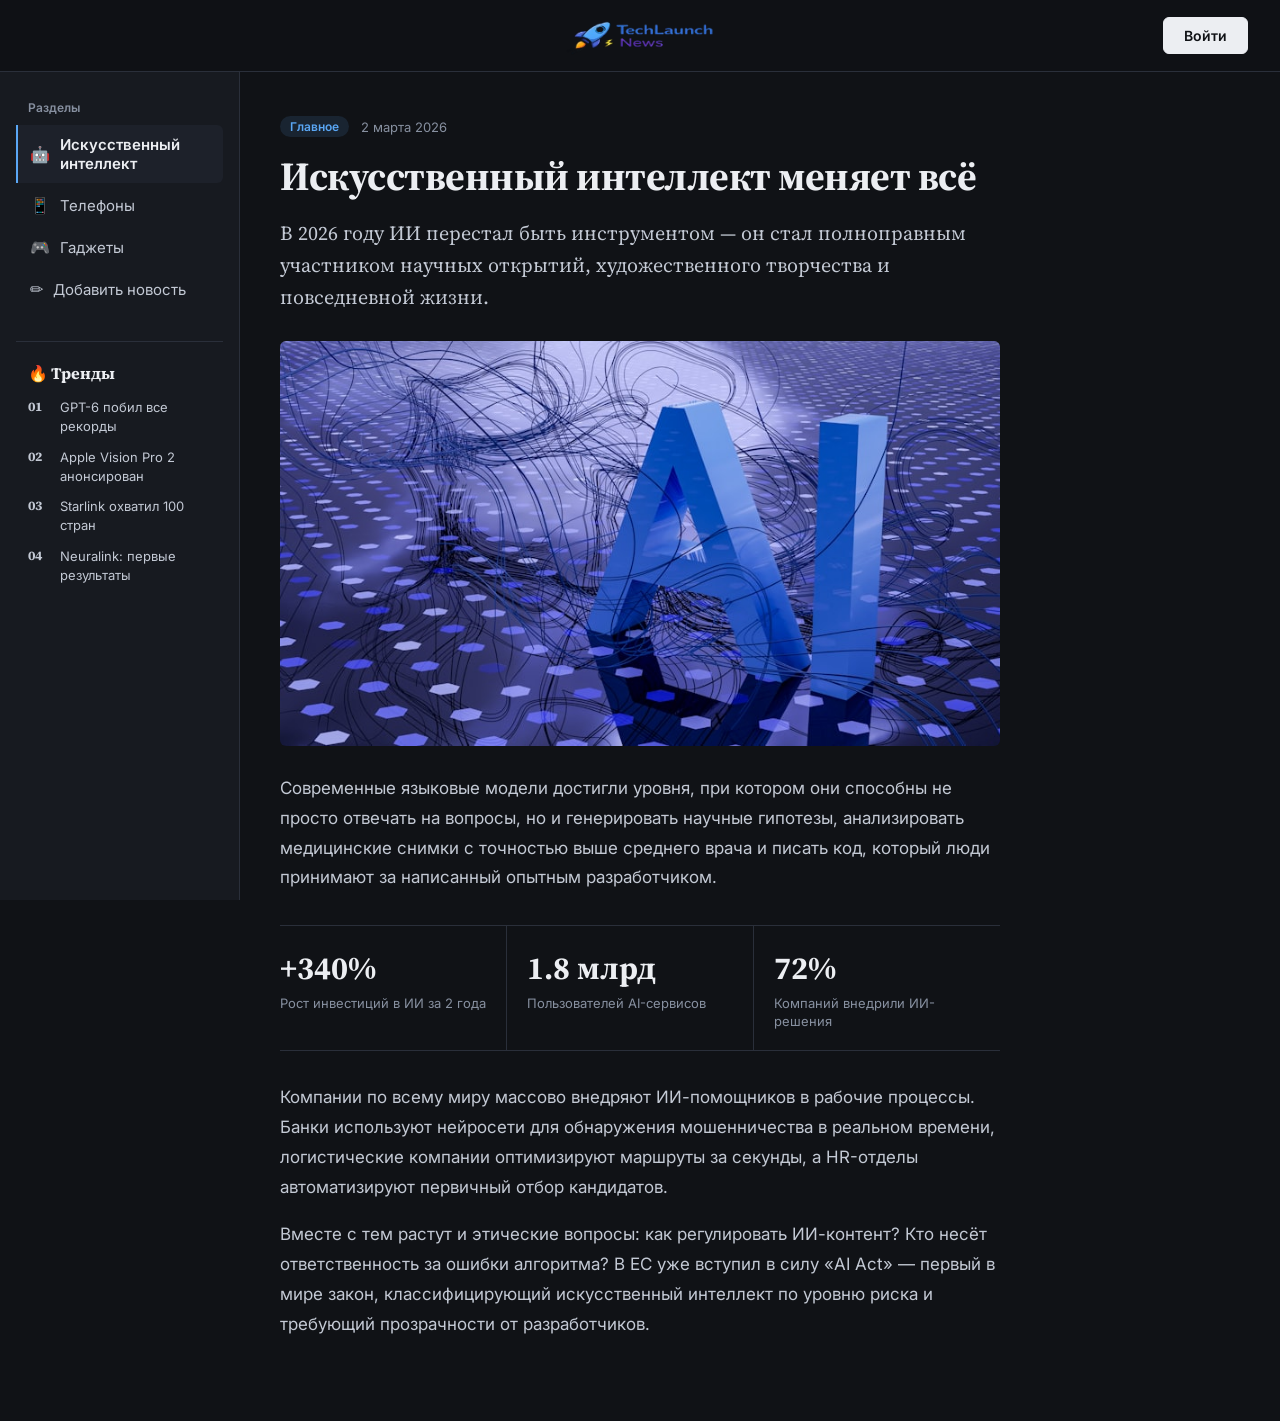
<file: index.html>
<!DOCTYPE html>
<html lang="ru">
<head>
    <meta charset="UTF-8">
    <meta name="viewport" content="width=device-width, initial-scale=1.0">
    <title>TechLaunch News</title>
    <link href="https://fonts.googleapis.com/css2?family=Inter:wght@400;500;600&family=Source+Serif+4:opsz,wght@8..60,600;8..60,700&display=swap&subset=cyrillic" rel="stylesheet">  <!-- ← изменено -->
    <link rel="stylesheet" href="style.css">
</head>
<body>

<header>
    <div></div>
    <div class="logo">
        <img src="res/лого.png" alt="TechLaunch News"></div>  <!-- ← изменено -->
    <div class="header-right">
        <span id="userGreeting"></span>
        <button class="btn-login" id="btnLogin" onclick="openLogin()">Войти</button>
        <button class="btn-logout" id="btnLogout" onclick="logout()">Выйти</button>
    </div>
</header>

<div class="container">

    <aside class="sidebar">
        <div class="sidebar-label">Разделы</div>
        <nav>
            <button onclick="showSection('ai')" id="nav-ai" class="active">
                <span class="sidebar-icon">🤖</span> Искусственный интеллект  <!-- ← изменено -->
            </button>
            <button onclick="showSection('phones')" id="nav-phones">
                <span class="sidebar-icon">📱</span> Телефоны
            </button>
            <button onclick="showSection('gadgets')" id="nav-gadgets">
                <span class="sidebar-icon">🎮</span> Гаджеты
            </button>
            <button onclick="showSection('add')" id="nav-add">
                <span class="sidebar-icon">✏️</span> Добавить новость
            </button>
        </nav>

        <div class="trending-block">
            <h4>🔥 Тренды</h4>
            <div class="trending-item">
                <span class="trending-num">01</span>
                <span>GPT-6 побил все рекорды</span>
            </div>
            <div class="trending-item">
                <span class="trending-num">02</span>
                <span>Apple Vision Pro 2 анонсирован</span>
            </div>
            <div class="trending-item">
                <span class="trending-num">03</span>
                <span>Starlink охватил 100 стран</span>
            </div>
            <div class="trending-item">
                <span class="trending-num">04</span>
                <span>Neuralink: первые результаты</span>
            </div>
        </div>
    </aside>

    <main>

        <!-- ИИ -->
        <section id="ai" class="content active">
            <div class="article-meta">
                <span class="tag">Главное</span>
                <span class="article-date">2 марта 2026</span>
            </div>
            <h2>Искусственный интеллект меняет всё</h2>
            <p class="lead">В 2026 году ИИ перестал быть инструментом — он стал полноправным участником научных открытий, художественного творчества и повседневной жизни.</p>
            <img src="res/AI.jpg" alt="Искусственный интеллект">

            <p>Современные языковые модели достигли уровня, при котором они способны не просто отвечать на вопросы, но и генерировать научные гипотезы, анализировать медицинские снимки с точностью выше среднего врача и писать код, который люди принимают за написанный опытным разработчиком.</p>

            <div class="stats-row">
                <div class="stat-card">
                    <div class="num">+340%</div>
                    <div class="desc">Рост инвестиций в ИИ за 2 года</div>
                </div>
                <div class="stat-card">
                    <div class="num">1.8 млрд</div>
                    <div class="desc">Пользователей AI-сервисов</div>
                </div>
                <div class="stat-card">
                    <div class="num">72%</div>
                    <div class="desc">Компаний внедрили ИИ-решения</div>
                </div>
            </div>

            <p>Компании по всему миру массово внедряют ИИ-помощников в рабочие процессы. Банки используют нейросети для обнаружения мошенничества в реальном времени, логистические компании оптимизируют маршруты за секунды, а HR-отделы автоматизируют первичный отбор кандидатов.</p>

            <p>Вместе с тем растут и этические вопросы: как регулировать ИИ-контент? Кто несёт ответственность за ошибки алгоритма? В ЕС уже вступил в силу «AI Act» — первый в мире закон, классифицирующий искусственный интеллект по уровню риска и требующий прозрачности от разработчиков.</p>
        </section>

        <!-- Телефоны -->
        <section id="phones" class="content">
            <div class="article-meta">
                <span class="tag purple">Гаджеты</span>
                <span class="article-date">28 февраля 2026</span>
            </div>
            <h2>Смартфоны 2026: новая эра</h2>
            <p class="lead">Гибкие дисплеи, спутниковая связь и встроенный ИИ-процессор — флагманы этого года переосмысляют, каким должен быть телефон.</p>
            <img src="res/Смартфон.jpg" alt="Смартфоны 2026">

            <p>Samsung Galaxy Z Fold 7 и Huawei Mate X5 задали новый стандарт: экраны, способные складываться втрое, батареи на 7000 мАч с беспроводной зарядкой 120 Вт и камеры с оптическим зумом до 200x. Но главная революция — в программном обеспечении.</p>

            <div class="stats-row">
                <div class="stat-card">
                    <div class="num">200x</div>
                    <div class="desc">Оптический зум новых камер</div>
                </div>
                <div class="stat-card">
                    <div class="num">3 нм</div>
                    <div class="desc">Техпроцесс флагманских чипов</div>
                </div>
                <div class="stat-card">
                    <div class="num">7 дней</div>
                    <div class="desc">Автономность при экономном режиме</div>
                </div>
            </div>

            <p>Встроенные нейронные процессоры теперь позволяют запускать языковые модели прямо на устройстве без интернета. Переводчик в реальном времени, генерация текста, распознавание лиц — всё работает локально, без передачи данных на сервер.</p>

            <p>Apple ответила на это анонсом iPhone 18 Pro с революционным чипом M4 Mobile. Впервые в истории смартфон Apple получил 16 ГБ оперативной памяти и поддержку профессионального видеомонтажа в формате 8K прямо на устройстве.</p>
        </section>

        <!-- Гаджеты -->
        <section id="gadgets" class="content">
            <div class="article-meta">
                <span class="tag green">Технологии</span>
                <span class="article-date">25 февраля 2026</span>
            </div>
            <h2>Гаджеты, которые изменят вашу жизнь</h2>
            <p class="lead">Умные кольца, нейроинтерфейсы и AR-очки — устройства, которые ещё недавно казались фантастикой, теперь можно купить в магазине.</p>
            <img src="res/ring.jpg" alt="Умное кольцо">  <!-- ← изменено -->
            <p>Samsung Galaxy Ring 2 собирает данные о здоровье круглосуточно: пульс, температура тела, уровень кислорода, качество сна и даже стресс по вариабельности сердечного ритма. Всё это анализирует ИИ и даёт персональные рекомендации прямо в приложении.</p>

            <div class="stats-row">
                <div class="stat-card">
                    <div class="num">30+</div>
                    <div class="desc">Биометрических показателей</div>
                </div>
                <div class="stat-card">
                    <div class="num">$3 490</div>
                    <div class="desc">Цена Apple Vision Pro 2</div>
                </div>
                <div class="stat-card">
                    <div class="num">120 г</div>
                    <div class="desc">Вес новых AR-очков Meta</div>
                </div>
            </div>

            <p>Meta представила Ray-Ban Smart Glasses 3-го поколения — очки весом всего 120 граммов с AR-дисплеем, встроенным ИИ-ассистентом и 12-часовой батареей. Теперь можно получать уведомления, делать фото и видеть подсказки навигации, не доставая телефон.</p>

            <p>Отдельного внимания заслуживают устройства для здоровья. Умные пластыри от Withings отслеживают уровень глюкозы в крови без уколов, а наушники Sony WH-1000XM7 теперь умеют адаптировать звук под акустику помещения в реальном времени.</p>
        </section>

        <!-- Добавить новость -->
        <section id="add" class="content">
            <div class="article-meta">
                <span class="tag">Редакция</span>
            </div>
            <h2>Добавить новость</h2>
            <p class="lead" style="margin-bottom: 28px;">Поделитесь интересной технологической новостью с сообществом. Войдите в аккаунт, чтобы опубликовать материал.</p>

            <div class="form-group">
                <label>Заголовок</label>
                <input type="text" id="title" placeholder="Например: Apple анонсировала новый MacBook...">
            </div>
            <div class="form-group">
                <label>Текст новости</label>
                <textarea id="text" placeholder="Подробное описание новости..."></textarea>
            </div>

            <button class="btn-publish" onclick="addPost()">Опубликовать</button>
            <span class="locked-hint" id="lockedHint">🔒 Требуется вход</span>

            <div id="userPosts"></div>
        </section>

    </main>
</div>

<!-- Модальное окно входа -->
<div id="loginModal" class="modal">
    <div class="modal-content">
        <button class="close-btn" onclick="closeLogin()">✕</button>
        <h2>Вход в аккаунт</h2>
        <p class="modal-sub">Введите любое имя и пароль для демонстрации</p>

        <div class="form-group">
            <label>Имя пользователя</label>
            <input type="text" id="username" placeholder="Ваше имя">
        </div>
        <div class="form-group">
            <label>Пароль</label>
            <input type="password" id="password" placeholder="••••••••" onkeydown="if(event.key==='Enter') login()">
        </div>

        <button class="btn-modal-login" onclick="login()">Войти</button>
        <p id="loginMessage"></p>
        <p class="demo-hint">Демо: введите любые данные (мин. 3 символа)</p>
    </div>
</div>

<script src="script.js"></script>

</body>
</html>
</file>
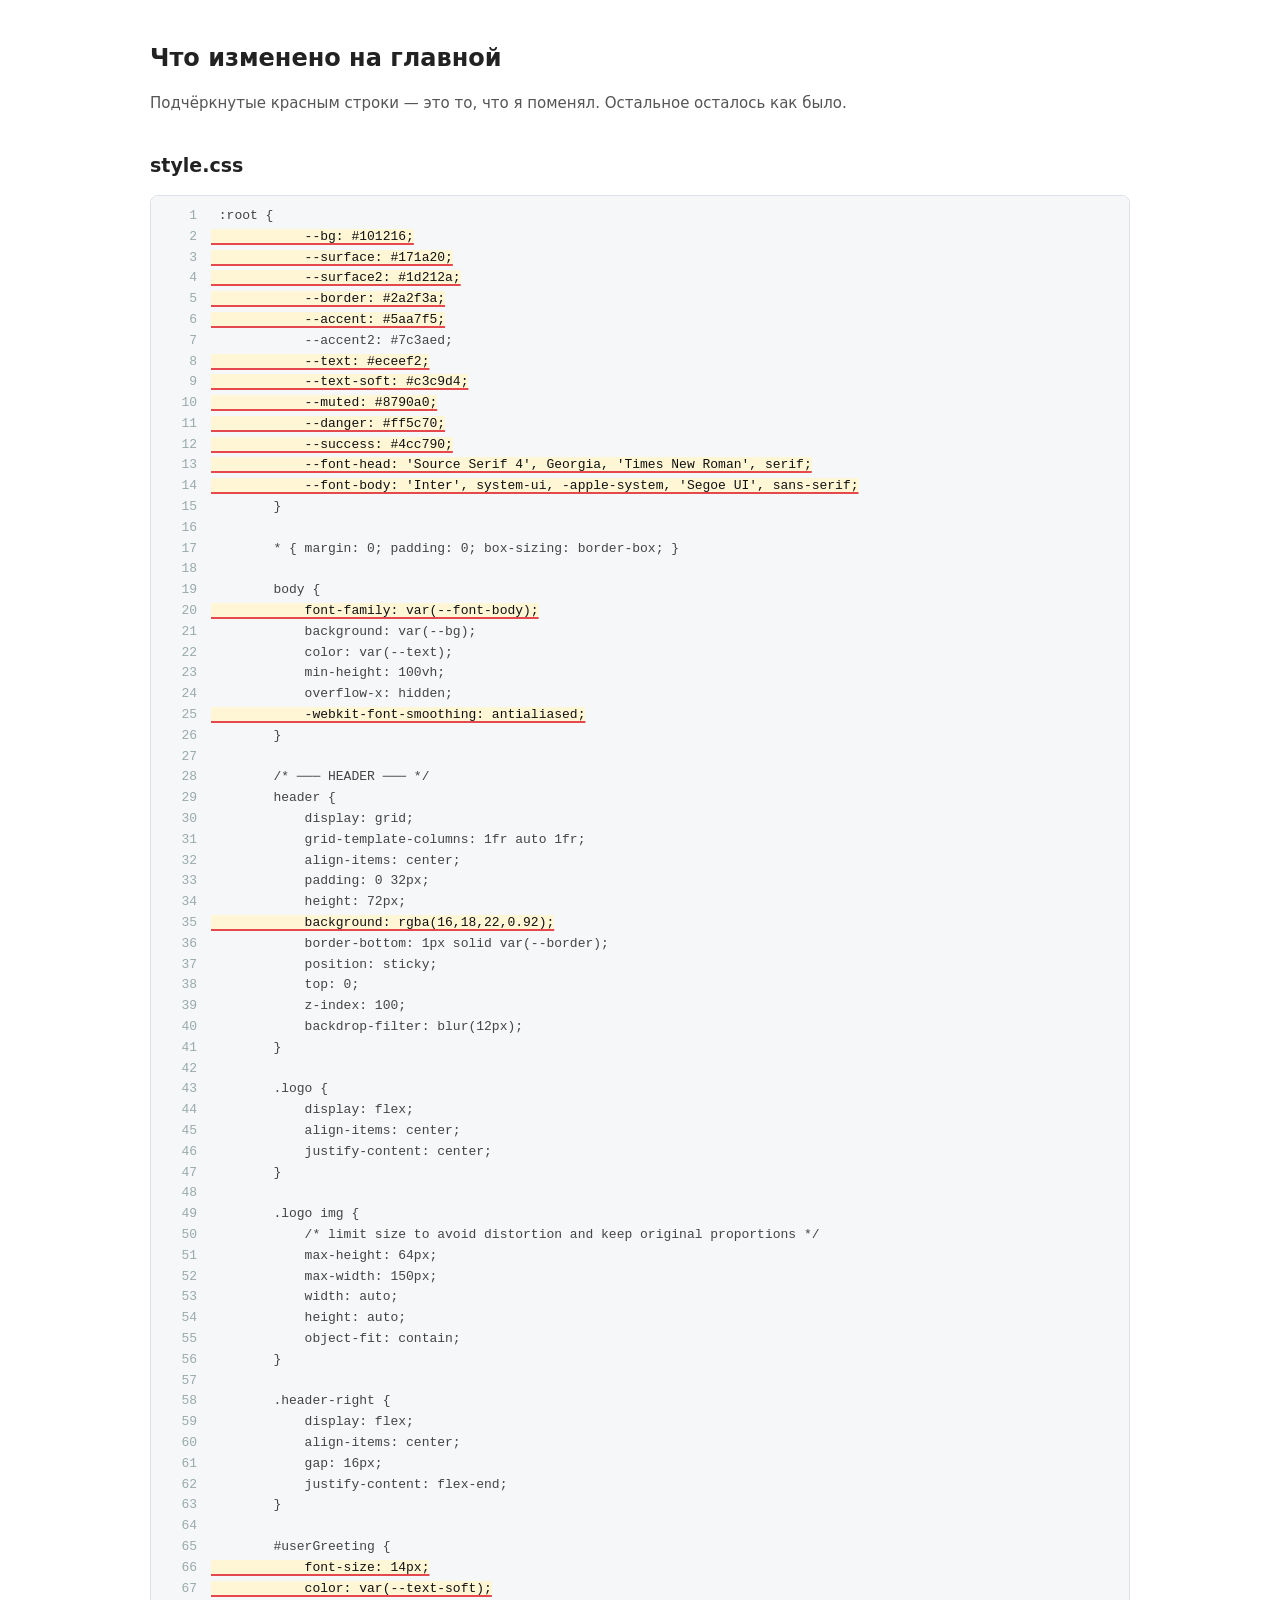
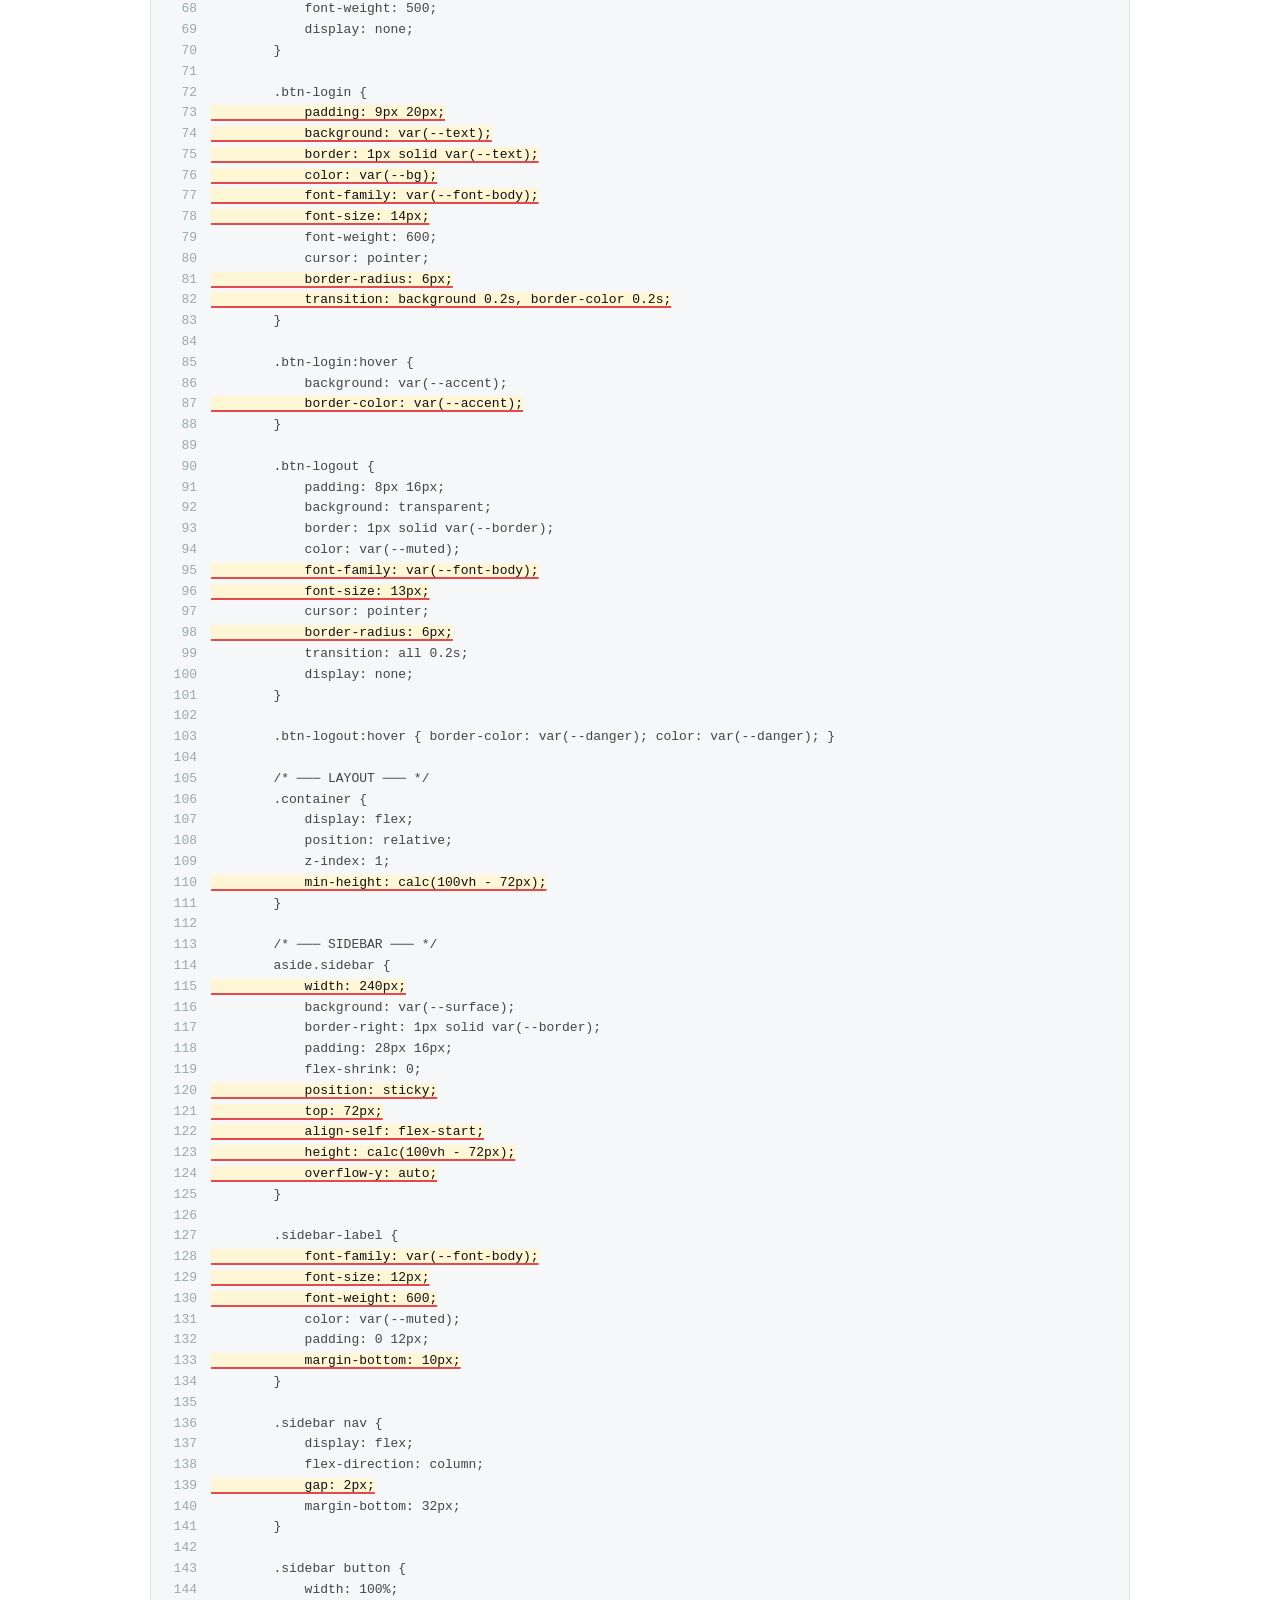
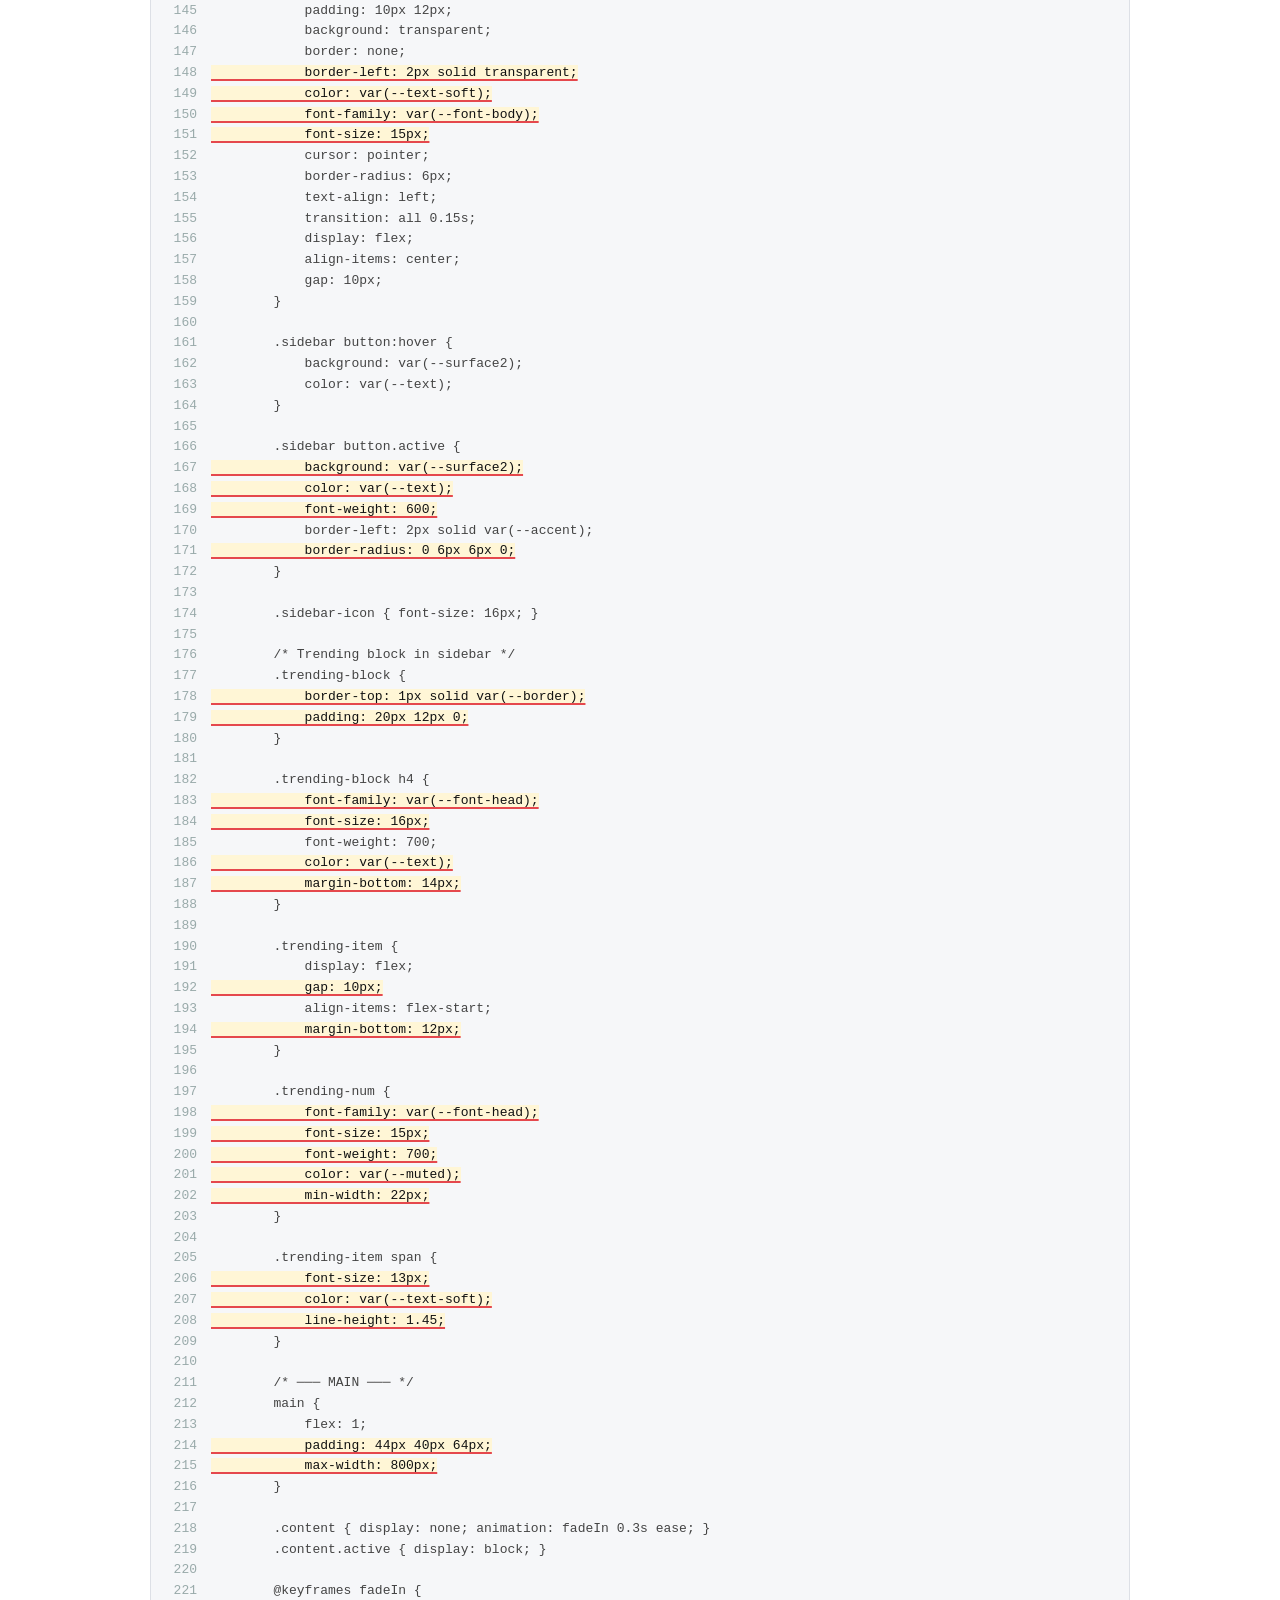
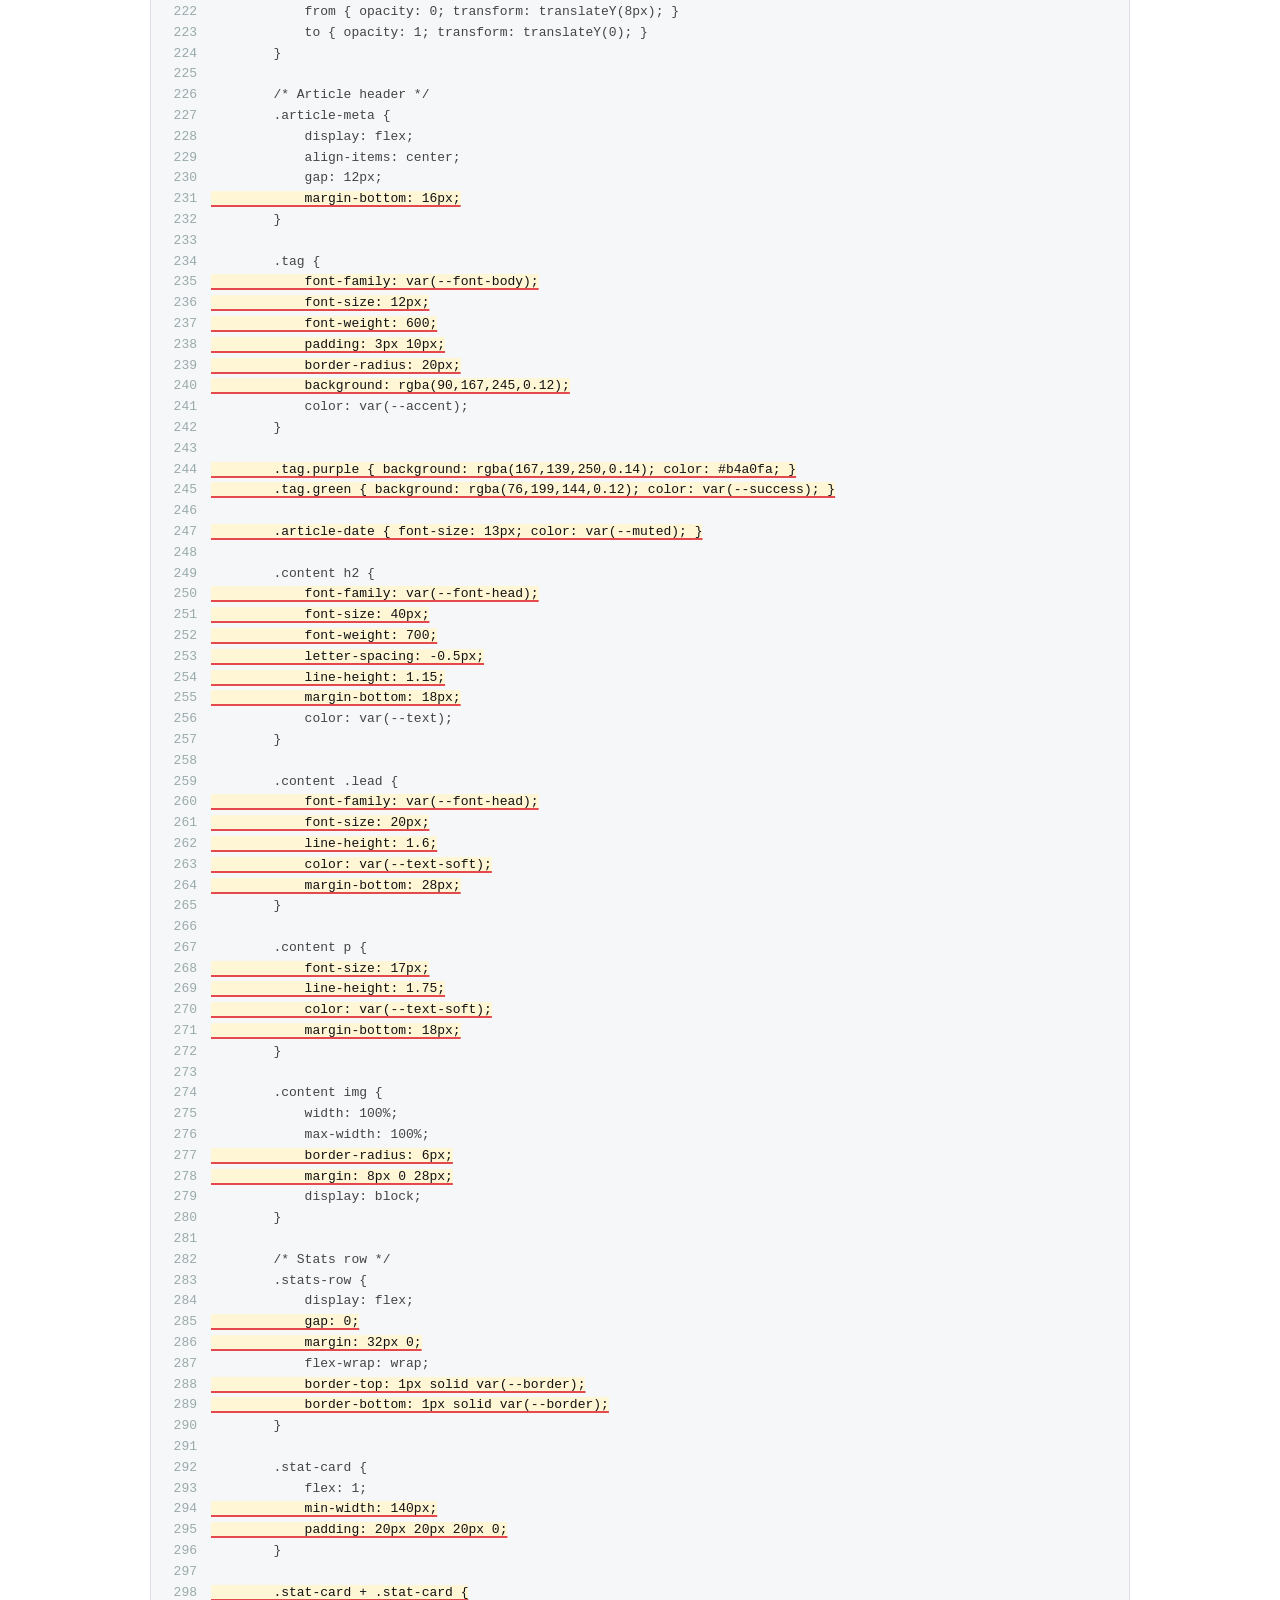
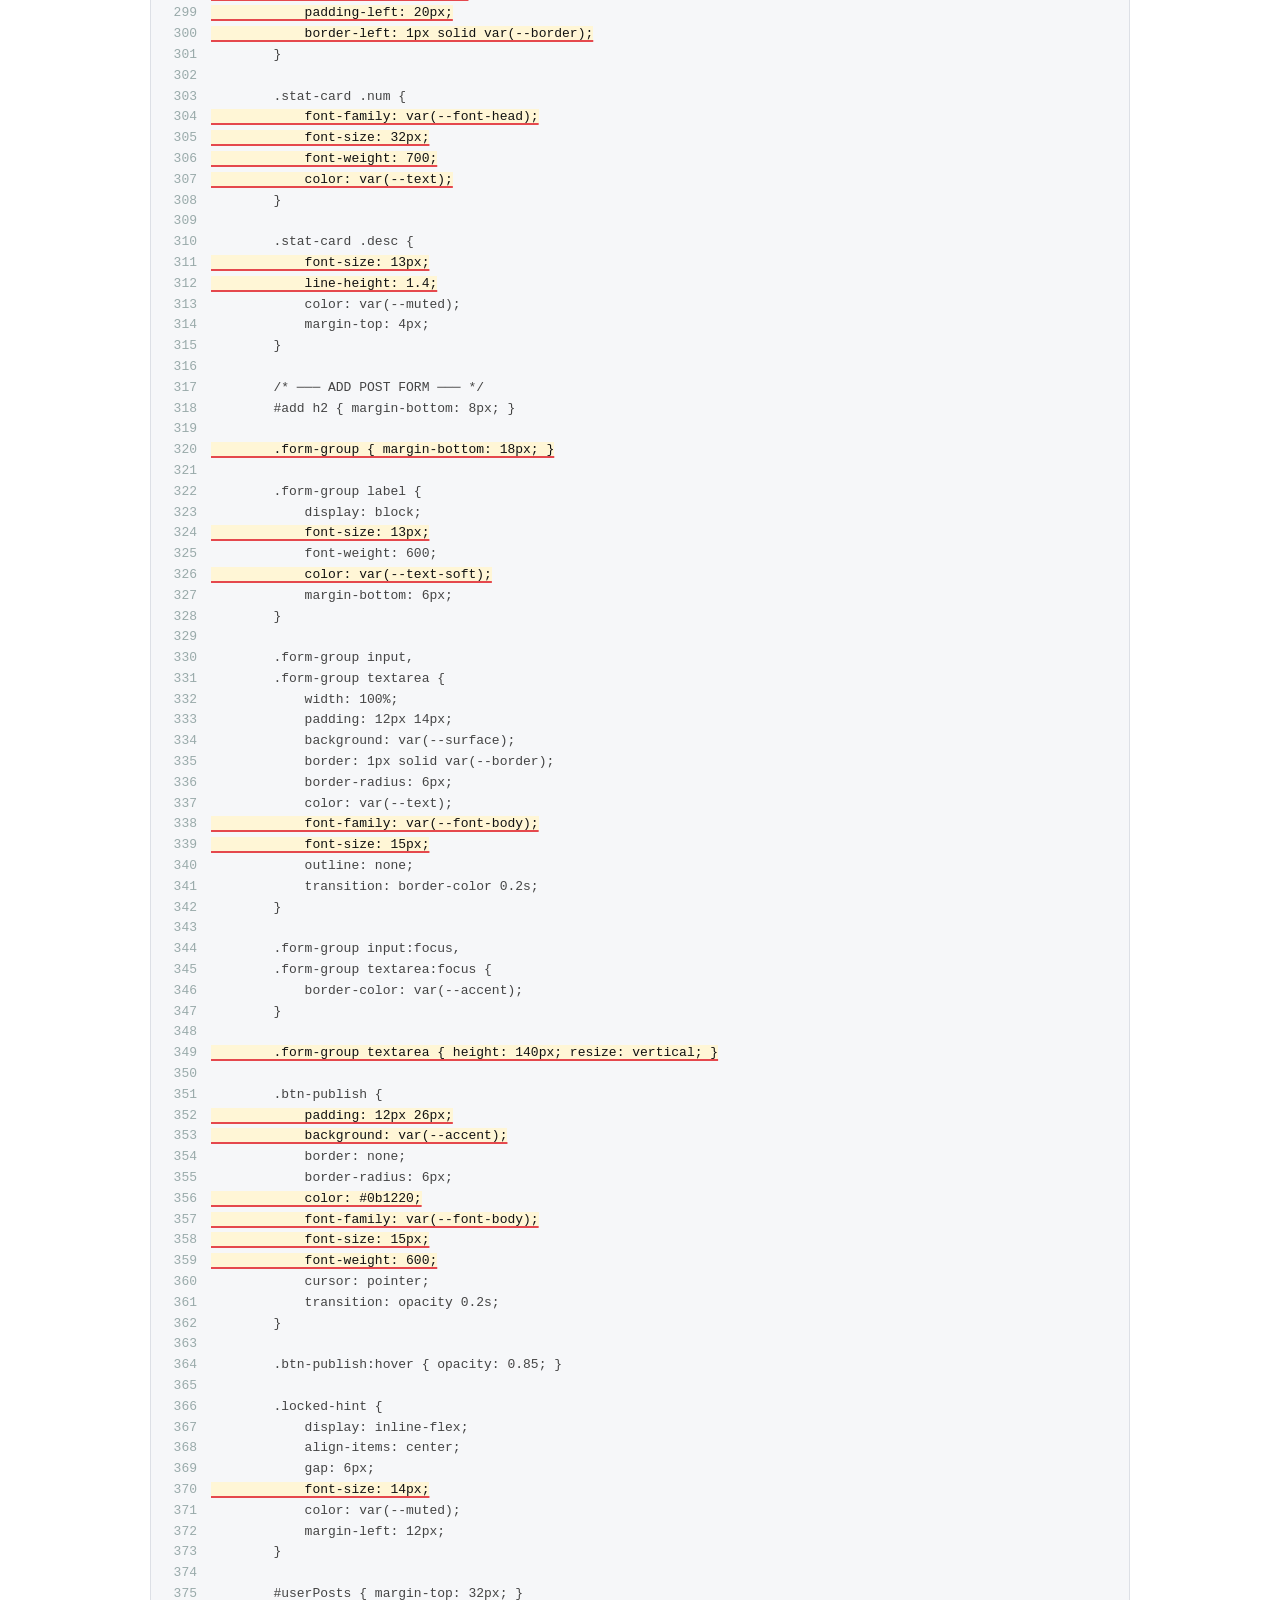
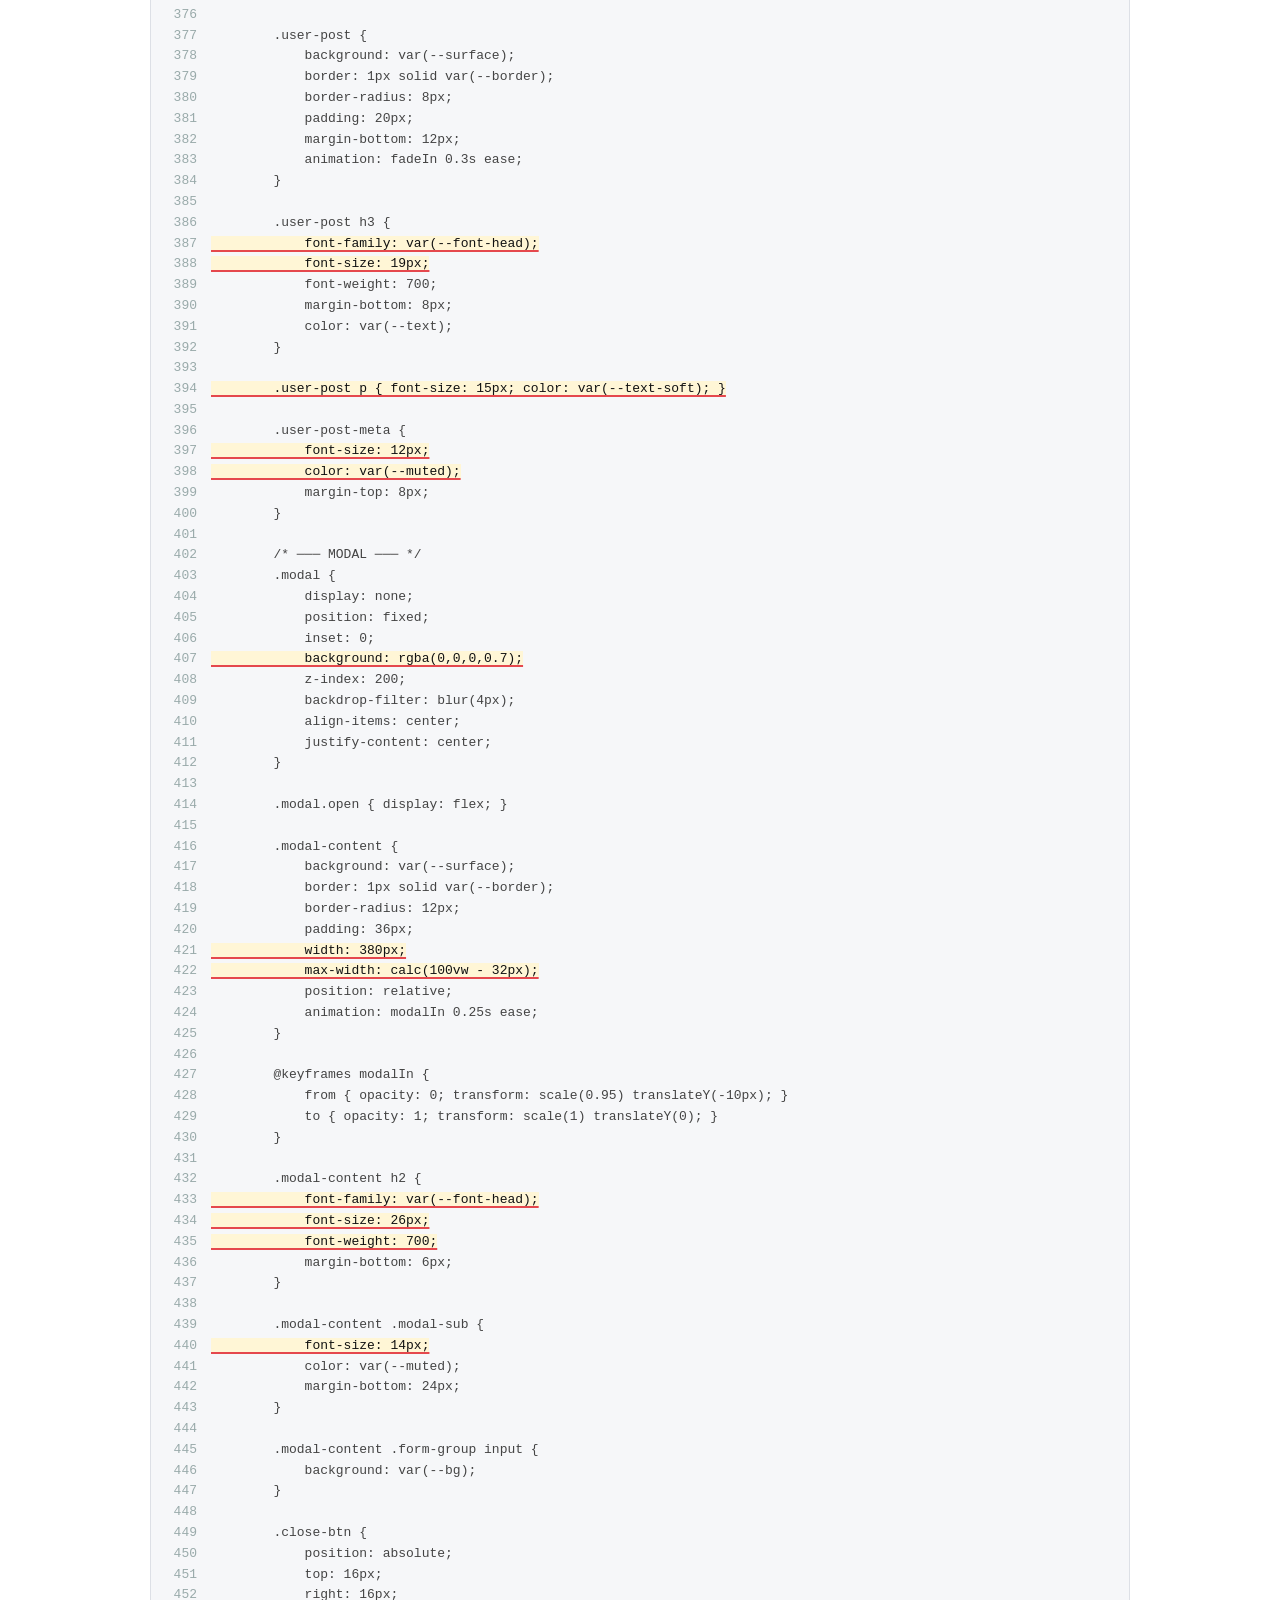
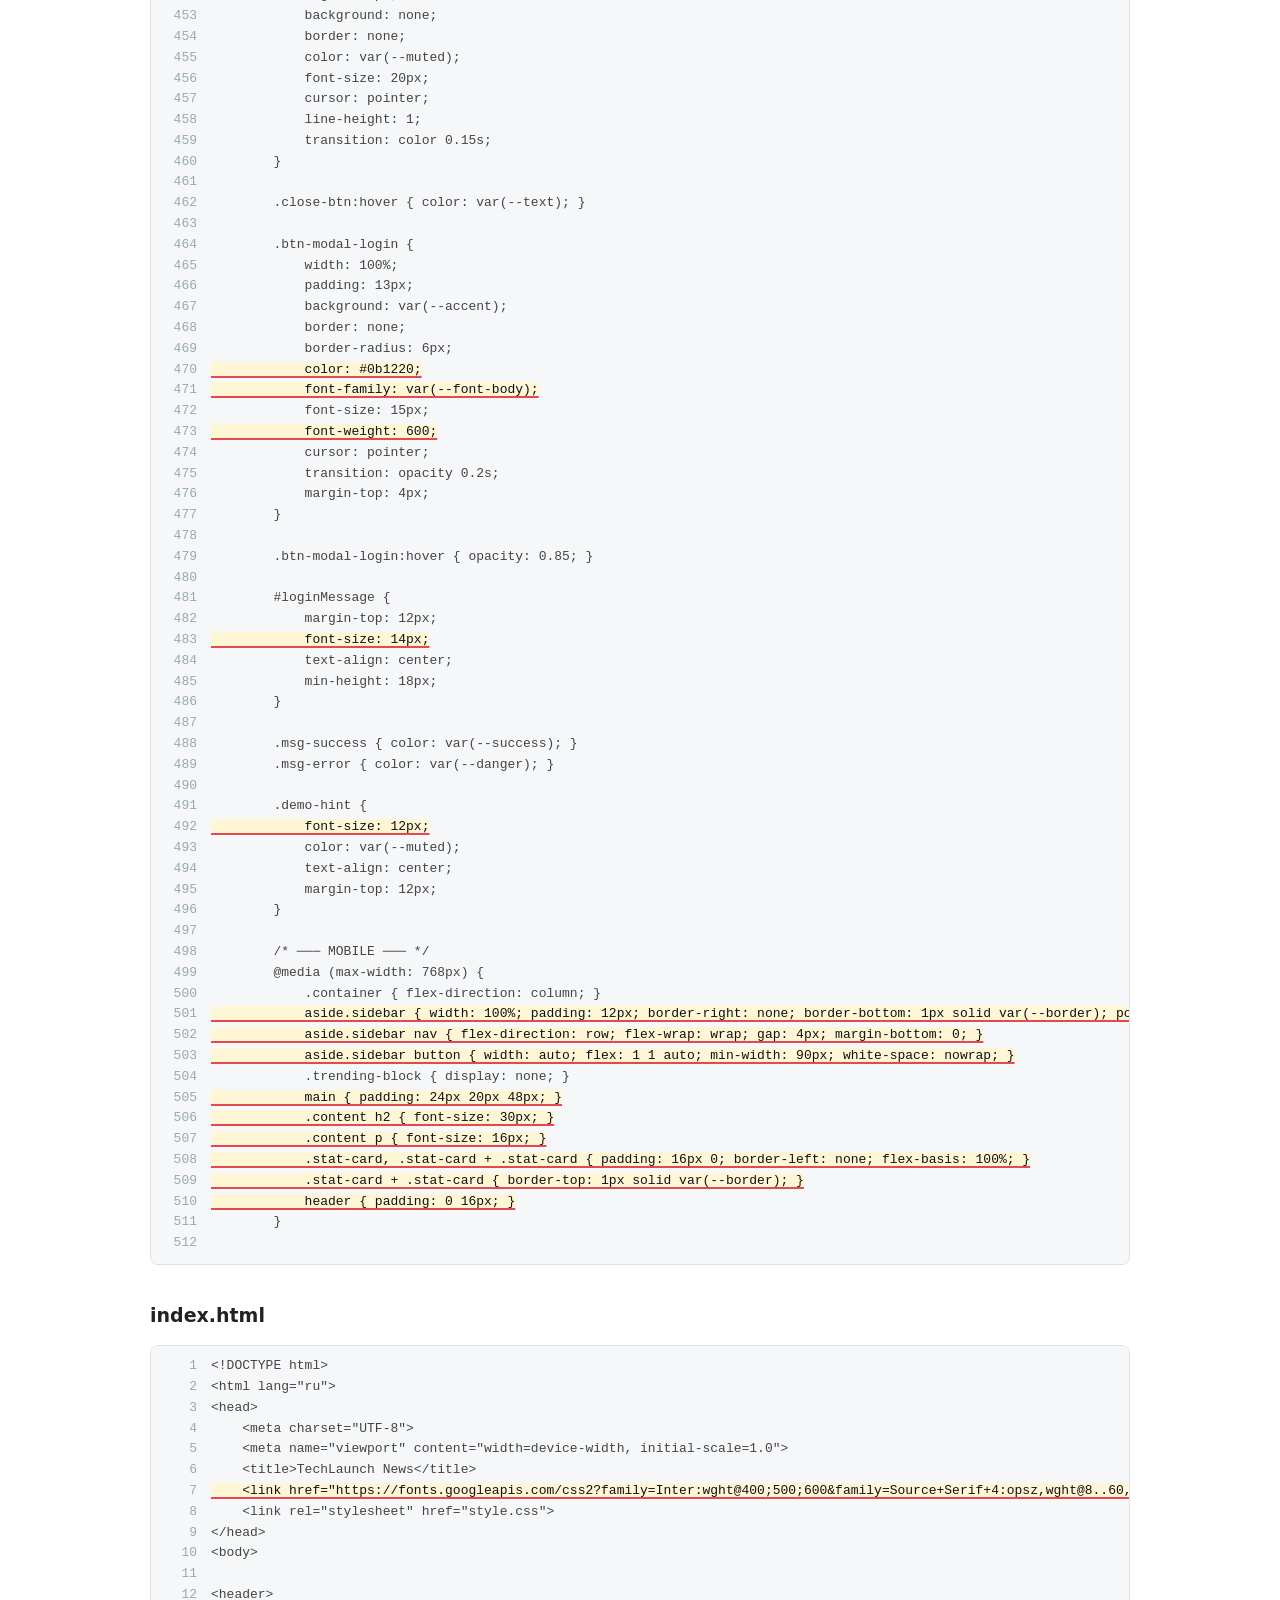
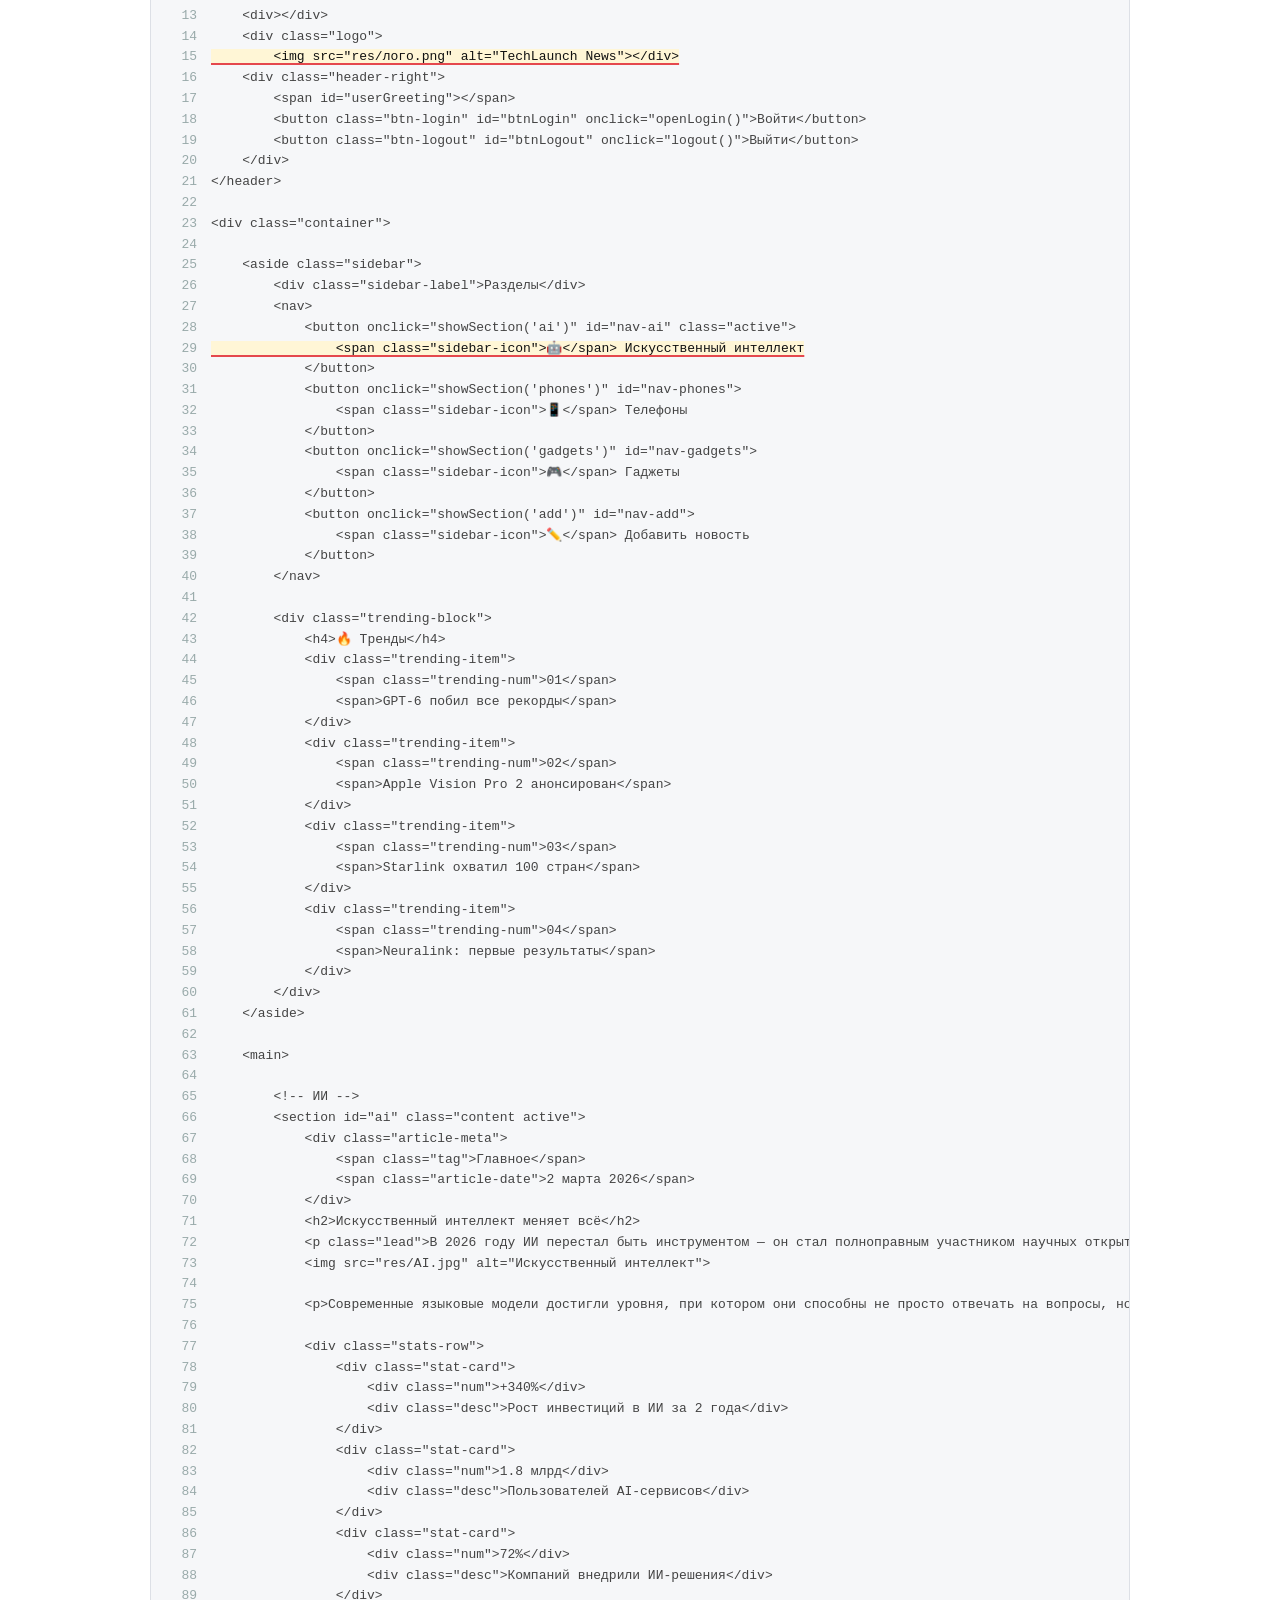
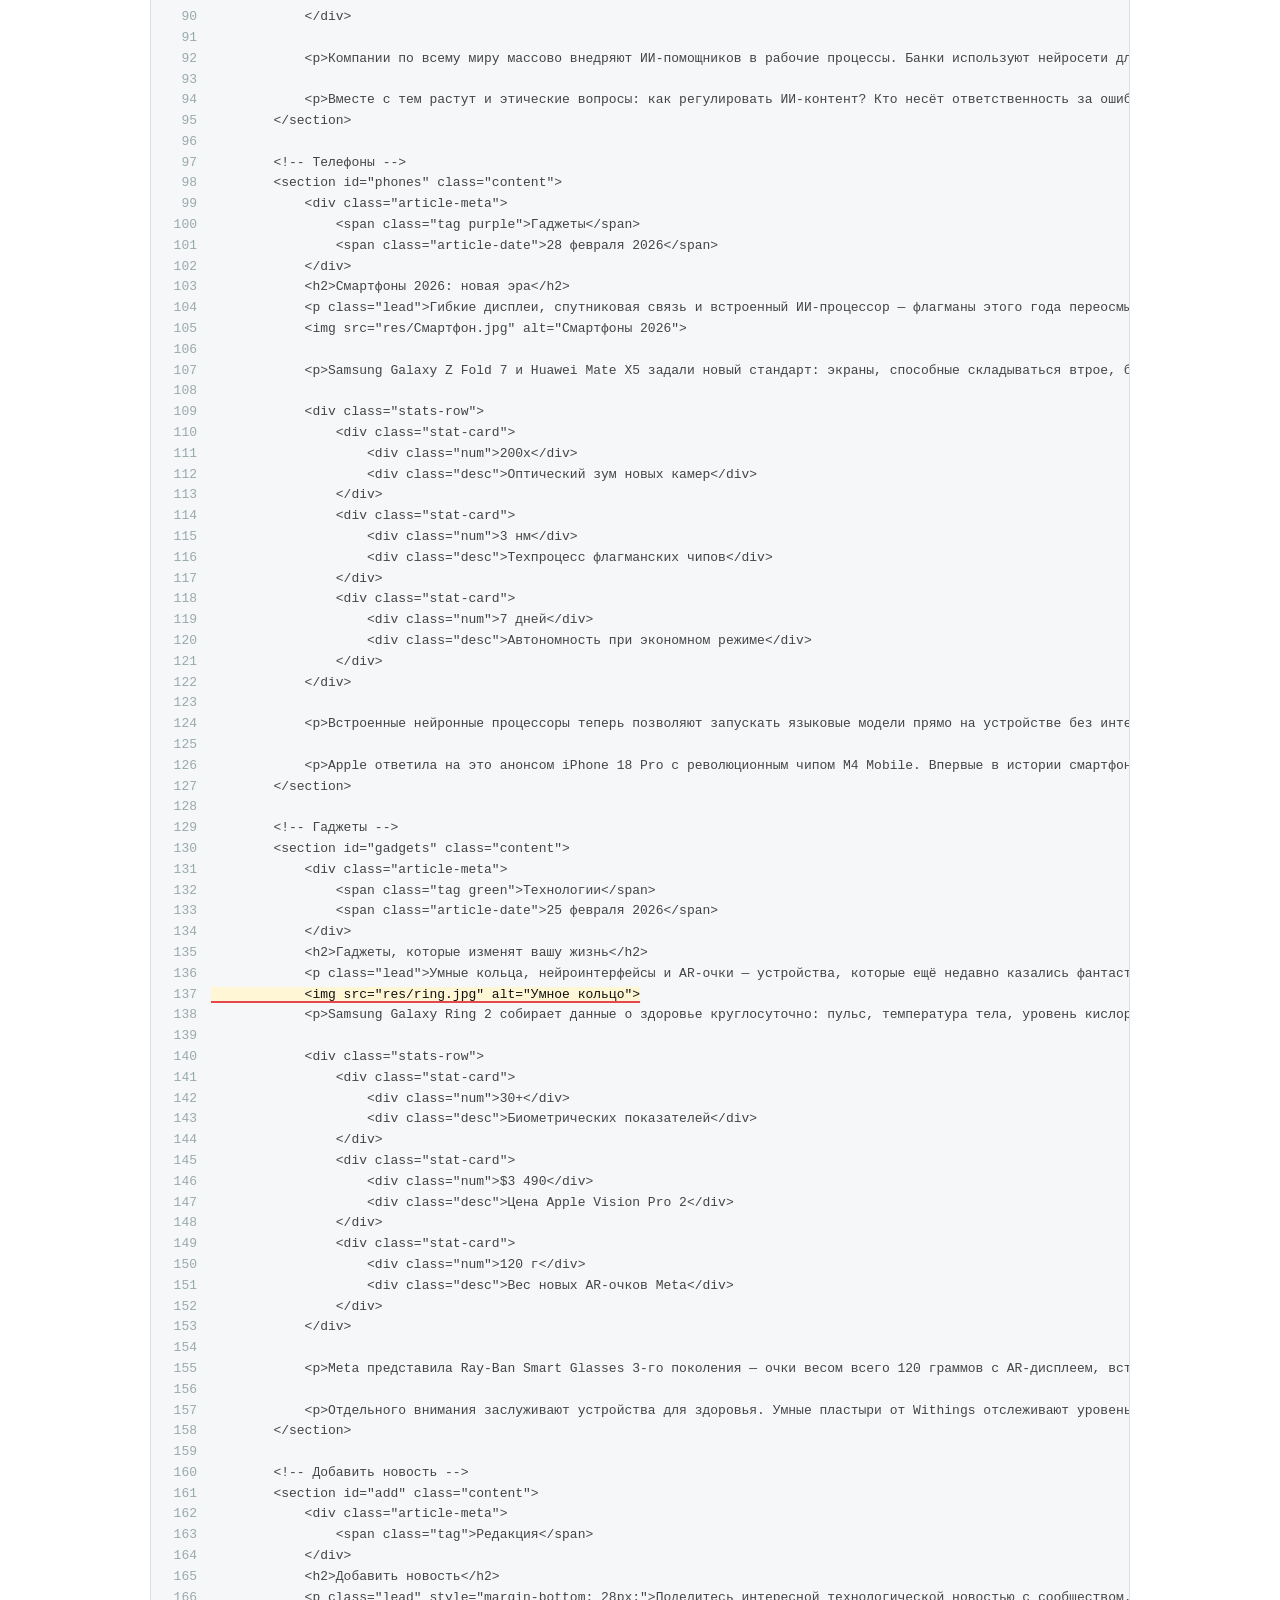
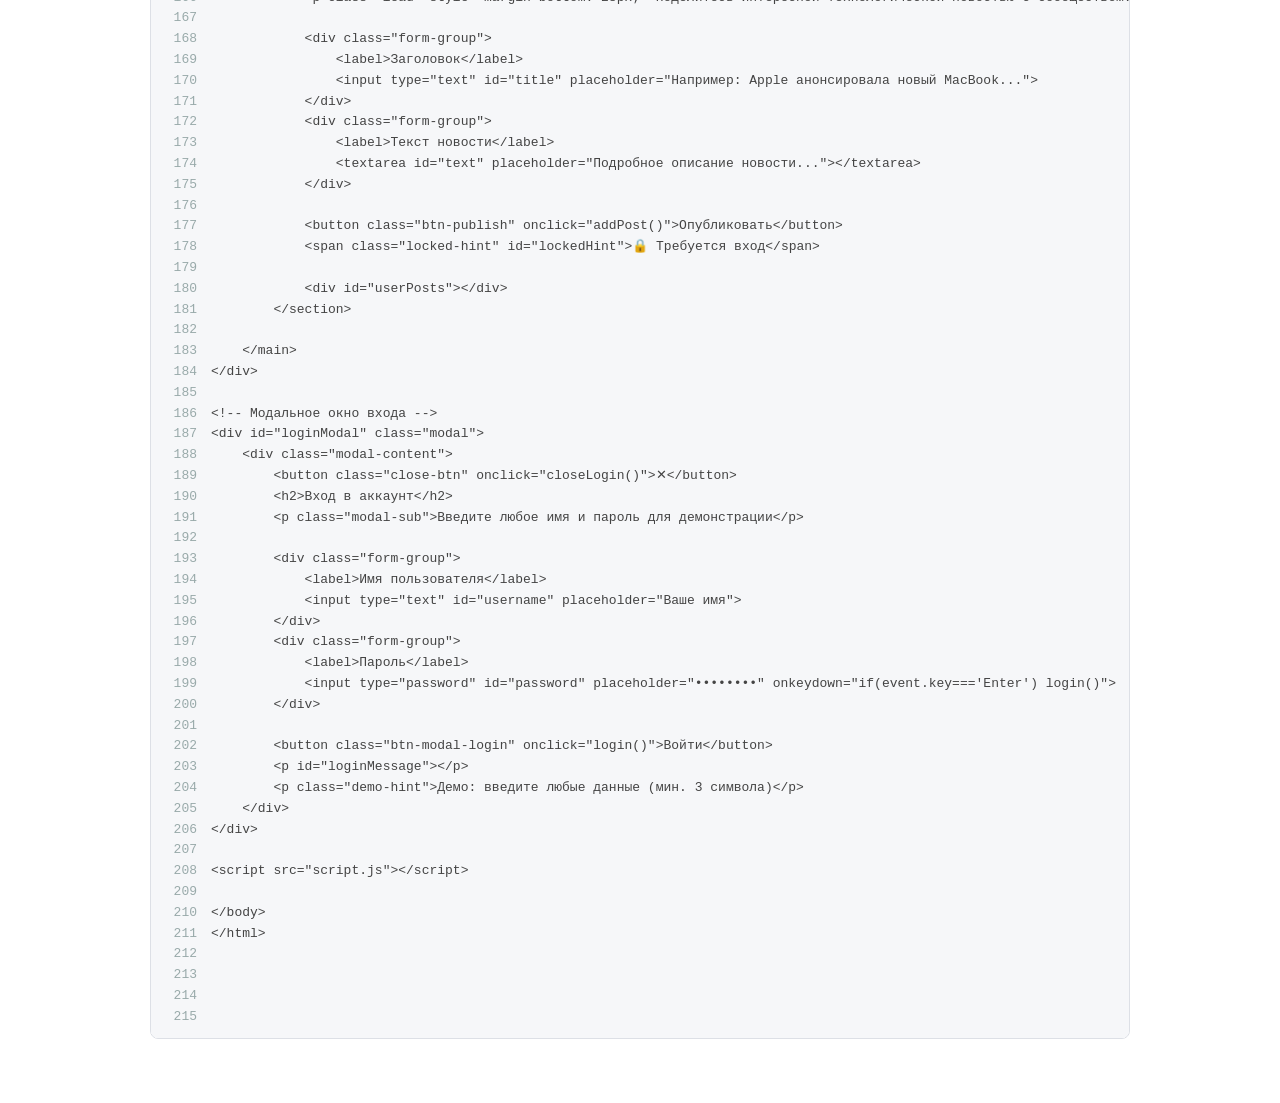
<file: changes.html>
<!doctype html><html lang="ru"><head><meta charset="utf-8"><meta name="viewport" content="width=device-width,initial-scale=1">
<title>Что изменено</title><style>
body{font:15px/1.5 system-ui,sans-serif;background:#fff;color:#222;margin:0;padding:24px 16px 64px;max-width:980px;margin-inline:auto}
h1{font-size:24px} h2{margin-top:36px;font-size:19px} p{color:#555}
.file{background:#f6f7f9;border:1px solid #dde0e6;border-radius:8px;padding:10px 0;overflow-x:auto}
.ln{display:flex;white-space:pre;font:13px/1.6 Consolas,monospace}
.n{width:46px;text-align:right;padding-right:14px;color:#9aa;flex:none;user-select:none}
code{font:inherit;color:#444}
u{text-decoration:underline;text-decoration-color:#e5484d;text-decoration-thickness:2px;text-underline-offset:3px;color:#111;background:#fff6d6}
</style></head><body><h1>Что изменено на главной</h1>
<p>Подчёркнутые красным строки — это то, что я поменял. Остальное осталось как было.</p>
<h2>style.css</h2><div class="file"><div class="ln"><span class="n">1</span><code> :root {</code></div><div class="ln"><span class="n">2</span><code><u>            --bg: #101216;</u></code></div><div class="ln"><span class="n">3</span><code><u>            --surface: #171a20;</u></code></div><div class="ln"><span class="n">4</span><code><u>            --surface2: #1d212a;</u></code></div><div class="ln"><span class="n">5</span><code><u>            --border: #2a2f3a;</u></code></div><div class="ln"><span class="n">6</span><code><u>            --accent: #5aa7f5;</u></code></div><div class="ln"><span class="n">7</span><code>            --accent2: #7c3aed;</code></div><div class="ln"><span class="n">8</span><code><u>            --text: #eceef2;</u></code></div><div class="ln"><span class="n">9</span><code><u>            --text-soft: #c3c9d4;</u></code></div><div class="ln"><span class="n">10</span><code><u>            --muted: #8790a0;</u></code></div><div class="ln"><span class="n">11</span><code><u>            --danger: #ff5c70;</u></code></div><div class="ln"><span class="n">12</span><code><u>            --success: #4cc790;</u></code></div><div class="ln"><span class="n">13</span><code><u>            --font-head: &#x27;Source Serif 4&#x27;, Georgia, &#x27;Times New Roman&#x27;, serif;</u></code></div><div class="ln"><span class="n">14</span><code><u>            --font-body: &#x27;Inter&#x27;, system-ui, -apple-system, &#x27;Segoe UI&#x27;, sans-serif;</u></code></div><div class="ln"><span class="n">15</span><code>        }</code></div><div class="ln"><span class="n">16</span><code> </code></div><div class="ln"><span class="n">17</span><code>        * { margin: 0; padding: 0; box-sizing: border-box; }</code></div><div class="ln"><span class="n">18</span><code> </code></div><div class="ln"><span class="n">19</span><code>        body {</code></div><div class="ln"><span class="n">20</span><code><u>            font-family: var(--font-body);</u></code></div><div class="ln"><span class="n">21</span><code>            background: var(--bg);</code></div><div class="ln"><span class="n">22</span><code>            color: var(--text);</code></div><div class="ln"><span class="n">23</span><code>            min-height: 100vh;</code></div><div class="ln"><span class="n">24</span><code>            overflow-x: hidden;</code></div><div class="ln"><span class="n">25</span><code><u>            -webkit-font-smoothing: antialiased;</u></code></div><div class="ln"><span class="n">26</span><code>        }</code></div><div class="ln"><span class="n">27</span><code> </code></div><div class="ln"><span class="n">28</span><code>        /* ─── HEADER ─── */</code></div><div class="ln"><span class="n">29</span><code>        header {</code></div><div class="ln"><span class="n">30</span><code>            display: grid;</code></div><div class="ln"><span class="n">31</span><code>            grid-template-columns: 1fr auto 1fr;</code></div><div class="ln"><span class="n">32</span><code>            align-items: center;</code></div><div class="ln"><span class="n">33</span><code>            padding: 0 32px;</code></div><div class="ln"><span class="n">34</span><code>            height: 72px;</code></div><div class="ln"><span class="n">35</span><code><u>            background: rgba(16,18,22,0.92);</u></code></div><div class="ln"><span class="n">36</span><code>            border-bottom: 1px solid var(--border);</code></div><div class="ln"><span class="n">37</span><code>            position: sticky;</code></div><div class="ln"><span class="n">38</span><code>            top: 0;</code></div><div class="ln"><span class="n">39</span><code>            z-index: 100;</code></div><div class="ln"><span class="n">40</span><code>            backdrop-filter: blur(12px);</code></div><div class="ln"><span class="n">41</span><code>        }</code></div><div class="ln"><span class="n">42</span><code> </code></div><div class="ln"><span class="n">43</span><code>        .logo {</code></div><div class="ln"><span class="n">44</span><code>            display: flex;</code></div><div class="ln"><span class="n">45</span><code>            align-items: center;</code></div><div class="ln"><span class="n">46</span><code>            justify-content: center;</code></div><div class="ln"><span class="n">47</span><code>        }</code></div><div class="ln"><span class="n">48</span><code> </code></div><div class="ln"><span class="n">49</span><code>        .logo img {</code></div><div class="ln"><span class="n">50</span><code>            /* limit size to avoid distortion and keep original proportions */</code></div><div class="ln"><span class="n">51</span><code>            max-height: 64px;</code></div><div class="ln"><span class="n">52</span><code>            max-width: 150px;</code></div><div class="ln"><span class="n">53</span><code>            width: auto;</code></div><div class="ln"><span class="n">54</span><code>            height: auto;</code></div><div class="ln"><span class="n">55</span><code>            object-fit: contain;</code></div><div class="ln"><span class="n">56</span><code>        }</code></div><div class="ln"><span class="n">57</span><code> </code></div><div class="ln"><span class="n">58</span><code>        .header-right {</code></div><div class="ln"><span class="n">59</span><code>            display: flex;</code></div><div class="ln"><span class="n">60</span><code>            align-items: center;</code></div><div class="ln"><span class="n">61</span><code>            gap: 16px;</code></div><div class="ln"><span class="n">62</span><code>            justify-content: flex-end;</code></div><div class="ln"><span class="n">63</span><code>        }</code></div><div class="ln"><span class="n">64</span><code> </code></div><div class="ln"><span class="n">65</span><code>        #userGreeting {</code></div><div class="ln"><span class="n">66</span><code><u>            font-size: 14px;</u></code></div><div class="ln"><span class="n">67</span><code><u>            color: var(--text-soft);</u></code></div><div class="ln"><span class="n">68</span><code>            font-weight: 500;</code></div><div class="ln"><span class="n">69</span><code>            display: none;</code></div><div class="ln"><span class="n">70</span><code>        }</code></div><div class="ln"><span class="n">71</span><code> </code></div><div class="ln"><span class="n">72</span><code>        .btn-login {</code></div><div class="ln"><span class="n">73</span><code><u>            padding: 9px 20px;</u></code></div><div class="ln"><span class="n">74</span><code><u>            background: var(--text);</u></code></div><div class="ln"><span class="n">75</span><code><u>            border: 1px solid var(--text);</u></code></div><div class="ln"><span class="n">76</span><code><u>            color: var(--bg);</u></code></div><div class="ln"><span class="n">77</span><code><u>            font-family: var(--font-body);</u></code></div><div class="ln"><span class="n">78</span><code><u>            font-size: 14px;</u></code></div><div class="ln"><span class="n">79</span><code>            font-weight: 600;</code></div><div class="ln"><span class="n">80</span><code>            cursor: pointer;</code></div><div class="ln"><span class="n">81</span><code><u>            border-radius: 6px;</u></code></div><div class="ln"><span class="n">82</span><code><u>            transition: background 0.2s, border-color 0.2s;</u></code></div><div class="ln"><span class="n">83</span><code>        }</code></div><div class="ln"><span class="n">84</span><code> </code></div><div class="ln"><span class="n">85</span><code>        .btn-login:hover {</code></div><div class="ln"><span class="n">86</span><code>            background: var(--accent);</code></div><div class="ln"><span class="n">87</span><code><u>            border-color: var(--accent);</u></code></div><div class="ln"><span class="n">88</span><code>        }</code></div><div class="ln"><span class="n">89</span><code> </code></div><div class="ln"><span class="n">90</span><code>        .btn-logout {</code></div><div class="ln"><span class="n">91</span><code>            padding: 8px 16px;</code></div><div class="ln"><span class="n">92</span><code>            background: transparent;</code></div><div class="ln"><span class="n">93</span><code>            border: 1px solid var(--border);</code></div><div class="ln"><span class="n">94</span><code>            color: var(--muted);</code></div><div class="ln"><span class="n">95</span><code><u>            font-family: var(--font-body);</u></code></div><div class="ln"><span class="n">96</span><code><u>            font-size: 13px;</u></code></div><div class="ln"><span class="n">97</span><code>            cursor: pointer;</code></div><div class="ln"><span class="n">98</span><code><u>            border-radius: 6px;</u></code></div><div class="ln"><span class="n">99</span><code>            transition: all 0.2s;</code></div><div class="ln"><span class="n">100</span><code>            display: none;</code></div><div class="ln"><span class="n">101</span><code>        }</code></div><div class="ln"><span class="n">102</span><code> </code></div><div class="ln"><span class="n">103</span><code>        .btn-logout:hover { border-color: var(--danger); color: var(--danger); }</code></div><div class="ln"><span class="n">104</span><code> </code></div><div class="ln"><span class="n">105</span><code>        /* ─── LAYOUT ─── */</code></div><div class="ln"><span class="n">106</span><code>        .container {</code></div><div class="ln"><span class="n">107</span><code>            display: flex;</code></div><div class="ln"><span class="n">108</span><code>            position: relative;</code></div><div class="ln"><span class="n">109</span><code>            z-index: 1;</code></div><div class="ln"><span class="n">110</span><code><u>            min-height: calc(100vh - 72px);</u></code></div><div class="ln"><span class="n">111</span><code>        }</code></div><div class="ln"><span class="n">112</span><code> </code></div><div class="ln"><span class="n">113</span><code>        /* ─── SIDEBAR ─── */</code></div><div class="ln"><span class="n">114</span><code>        aside.sidebar {</code></div><div class="ln"><span class="n">115</span><code><u>            width: 240px;</u></code></div><div class="ln"><span class="n">116</span><code>            background: var(--surface);</code></div><div class="ln"><span class="n">117</span><code>            border-right: 1px solid var(--border);</code></div><div class="ln"><span class="n">118</span><code>            padding: 28px 16px;</code></div><div class="ln"><span class="n">119</span><code>            flex-shrink: 0;</code></div><div class="ln"><span class="n">120</span><code><u>            position: sticky;</u></code></div><div class="ln"><span class="n">121</span><code><u>            top: 72px;</u></code></div><div class="ln"><span class="n">122</span><code><u>            align-self: flex-start;</u></code></div><div class="ln"><span class="n">123</span><code><u>            height: calc(100vh - 72px);</u></code></div><div class="ln"><span class="n">124</span><code><u>            overflow-y: auto;</u></code></div><div class="ln"><span class="n">125</span><code>        }</code></div><div class="ln"><span class="n">126</span><code> </code></div><div class="ln"><span class="n">127</span><code>        .sidebar-label {</code></div><div class="ln"><span class="n">128</span><code><u>            font-family: var(--font-body);</u></code></div><div class="ln"><span class="n">129</span><code><u>            font-size: 12px;</u></code></div><div class="ln"><span class="n">130</span><code><u>            font-weight: 600;</u></code></div><div class="ln"><span class="n">131</span><code>            color: var(--muted);</code></div><div class="ln"><span class="n">132</span><code>            padding: 0 12px;</code></div><div class="ln"><span class="n">133</span><code><u>            margin-bottom: 10px;</u></code></div><div class="ln"><span class="n">134</span><code>        }</code></div><div class="ln"><span class="n">135</span><code> </code></div><div class="ln"><span class="n">136</span><code>        .sidebar nav {</code></div><div class="ln"><span class="n">137</span><code>            display: flex;</code></div><div class="ln"><span class="n">138</span><code>            flex-direction: column;</code></div><div class="ln"><span class="n">139</span><code><u>            gap: 2px;</u></code></div><div class="ln"><span class="n">140</span><code>            margin-bottom: 32px;</code></div><div class="ln"><span class="n">141</span><code>        }</code></div><div class="ln"><span class="n">142</span><code> </code></div><div class="ln"><span class="n">143</span><code>        .sidebar button {</code></div><div class="ln"><span class="n">144</span><code>            width: 100%;</code></div><div class="ln"><span class="n">145</span><code>            padding: 10px 12px;</code></div><div class="ln"><span class="n">146</span><code>            background: transparent;</code></div><div class="ln"><span class="n">147</span><code>            border: none;</code></div><div class="ln"><span class="n">148</span><code><u>            border-left: 2px solid transparent;</u></code></div><div class="ln"><span class="n">149</span><code><u>            color: var(--text-soft);</u></code></div><div class="ln"><span class="n">150</span><code><u>            font-family: var(--font-body);</u></code></div><div class="ln"><span class="n">151</span><code><u>            font-size: 15px;</u></code></div><div class="ln"><span class="n">152</span><code>            cursor: pointer;</code></div><div class="ln"><span class="n">153</span><code>            border-radius: 6px;</code></div><div class="ln"><span class="n">154</span><code>            text-align: left;</code></div><div class="ln"><span class="n">155</span><code>            transition: all 0.15s;</code></div><div class="ln"><span class="n">156</span><code>            display: flex;</code></div><div class="ln"><span class="n">157</span><code>            align-items: center;</code></div><div class="ln"><span class="n">158</span><code>            gap: 10px;</code></div><div class="ln"><span class="n">159</span><code>        }</code></div><div class="ln"><span class="n">160</span><code> </code></div><div class="ln"><span class="n">161</span><code>        .sidebar button:hover {</code></div><div class="ln"><span class="n">162</span><code>            background: var(--surface2);</code></div><div class="ln"><span class="n">163</span><code>            color: var(--text);</code></div><div class="ln"><span class="n">164</span><code>        }</code></div><div class="ln"><span class="n">165</span><code> </code></div><div class="ln"><span class="n">166</span><code>        .sidebar button.active {</code></div><div class="ln"><span class="n">167</span><code><u>            background: var(--surface2);</u></code></div><div class="ln"><span class="n">168</span><code><u>            color: var(--text);</u></code></div><div class="ln"><span class="n">169</span><code><u>            font-weight: 600;</u></code></div><div class="ln"><span class="n">170</span><code>            border-left: 2px solid var(--accent);</code></div><div class="ln"><span class="n">171</span><code><u>            border-radius: 0 6px 6px 0;</u></code></div><div class="ln"><span class="n">172</span><code>        }</code></div><div class="ln"><span class="n">173</span><code> </code></div><div class="ln"><span class="n">174</span><code>        .sidebar-icon { font-size: 16px; }</code></div><div class="ln"><span class="n">175</span><code> </code></div><div class="ln"><span class="n">176</span><code>        /* Trending block in sidebar */</code></div><div class="ln"><span class="n">177</span><code>        .trending-block {</code></div><div class="ln"><span class="n">178</span><code><u>            border-top: 1px solid var(--border);</u></code></div><div class="ln"><span class="n">179</span><code><u>            padding: 20px 12px 0;</u></code></div><div class="ln"><span class="n">180</span><code>        }</code></div><div class="ln"><span class="n">181</span><code> </code></div><div class="ln"><span class="n">182</span><code>        .trending-block h4 {</code></div><div class="ln"><span class="n">183</span><code><u>            font-family: var(--font-head);</u></code></div><div class="ln"><span class="n">184</span><code><u>            font-size: 16px;</u></code></div><div class="ln"><span class="n">185</span><code>            font-weight: 700;</code></div><div class="ln"><span class="n">186</span><code><u>            color: var(--text);</u></code></div><div class="ln"><span class="n">187</span><code><u>            margin-bottom: 14px;</u></code></div><div class="ln"><span class="n">188</span><code>        }</code></div><div class="ln"><span class="n">189</span><code> </code></div><div class="ln"><span class="n">190</span><code>        .trending-item {</code></div><div class="ln"><span class="n">191</span><code>            display: flex;</code></div><div class="ln"><span class="n">192</span><code><u>            gap: 10px;</u></code></div><div class="ln"><span class="n">193</span><code>            align-items: flex-start;</code></div><div class="ln"><span class="n">194</span><code><u>            margin-bottom: 12px;</u></code></div><div class="ln"><span class="n">195</span><code>        }</code></div><div class="ln"><span class="n">196</span><code> </code></div><div class="ln"><span class="n">197</span><code>        .trending-num {</code></div><div class="ln"><span class="n">198</span><code><u>            font-family: var(--font-head);</u></code></div><div class="ln"><span class="n">199</span><code><u>            font-size: 15px;</u></code></div><div class="ln"><span class="n">200</span><code><u>            font-weight: 700;</u></code></div><div class="ln"><span class="n">201</span><code><u>            color: var(--muted);</u></code></div><div class="ln"><span class="n">202</span><code><u>            min-width: 22px;</u></code></div><div class="ln"><span class="n">203</span><code>        }</code></div><div class="ln"><span class="n">204</span><code> </code></div><div class="ln"><span class="n">205</span><code>        .trending-item span {</code></div><div class="ln"><span class="n">206</span><code><u>            font-size: 13px;</u></code></div><div class="ln"><span class="n">207</span><code><u>            color: var(--text-soft);</u></code></div><div class="ln"><span class="n">208</span><code><u>            line-height: 1.45;</u></code></div><div class="ln"><span class="n">209</span><code>        }</code></div><div class="ln"><span class="n">210</span><code> </code></div><div class="ln"><span class="n">211</span><code>        /* ─── MAIN ─── */</code></div><div class="ln"><span class="n">212</span><code>        main {</code></div><div class="ln"><span class="n">213</span><code>            flex: 1;</code></div><div class="ln"><span class="n">214</span><code><u>            padding: 44px 40px 64px;</u></code></div><div class="ln"><span class="n">215</span><code><u>            max-width: 800px;</u></code></div><div class="ln"><span class="n">216</span><code>        }</code></div><div class="ln"><span class="n">217</span><code> </code></div><div class="ln"><span class="n">218</span><code>        .content { display: none; animation: fadeIn 0.3s ease; }</code></div><div class="ln"><span class="n">219</span><code>        .content.active { display: block; }</code></div><div class="ln"><span class="n">220</span><code> </code></div><div class="ln"><span class="n">221</span><code>        @keyframes fadeIn {</code></div><div class="ln"><span class="n">222</span><code>            from { opacity: 0; transform: translateY(8px); }</code></div><div class="ln"><span class="n">223</span><code>            to { opacity: 1; transform: translateY(0); }</code></div><div class="ln"><span class="n">224</span><code>        }</code></div><div class="ln"><span class="n">225</span><code> </code></div><div class="ln"><span class="n">226</span><code>        /* Article header */</code></div><div class="ln"><span class="n">227</span><code>        .article-meta {</code></div><div class="ln"><span class="n">228</span><code>            display: flex;</code></div><div class="ln"><span class="n">229</span><code>            align-items: center;</code></div><div class="ln"><span class="n">230</span><code>            gap: 12px;</code></div><div class="ln"><span class="n">231</span><code><u>            margin-bottom: 16px;</u></code></div><div class="ln"><span class="n">232</span><code>        }</code></div><div class="ln"><span class="n">233</span><code> </code></div><div class="ln"><span class="n">234</span><code>        .tag {</code></div><div class="ln"><span class="n">235</span><code><u>            font-family: var(--font-body);</u></code></div><div class="ln"><span class="n">236</span><code><u>            font-size: 12px;</u></code></div><div class="ln"><span class="n">237</span><code><u>            font-weight: 600;</u></code></div><div class="ln"><span class="n">238</span><code><u>            padding: 3px 10px;</u></code></div><div class="ln"><span class="n">239</span><code><u>            border-radius: 20px;</u></code></div><div class="ln"><span class="n">240</span><code><u>            background: rgba(90,167,245,0.12);</u></code></div><div class="ln"><span class="n">241</span><code>            color: var(--accent);</code></div><div class="ln"><span class="n">242</span><code>        }</code></div><div class="ln"><span class="n">243</span><code> </code></div><div class="ln"><span class="n">244</span><code><u>        .tag.purple { background: rgba(167,139,250,0.14); color: #b4a0fa; }</u></code></div><div class="ln"><span class="n">245</span><code><u>        .tag.green { background: rgba(76,199,144,0.12); color: var(--success); }</u></code></div><div class="ln"><span class="n">246</span><code> </code></div><div class="ln"><span class="n">247</span><code><u>        .article-date { font-size: 13px; color: var(--muted); }</u></code></div><div class="ln"><span class="n">248</span><code> </code></div><div class="ln"><span class="n">249</span><code>        .content h2 {</code></div><div class="ln"><span class="n">250</span><code><u>            font-family: var(--font-head);</u></code></div><div class="ln"><span class="n">251</span><code><u>            font-size: 40px;</u></code></div><div class="ln"><span class="n">252</span><code><u>            font-weight: 700;</u></code></div><div class="ln"><span class="n">253</span><code><u>            letter-spacing: -0.5px;</u></code></div><div class="ln"><span class="n">254</span><code><u>            line-height: 1.15;</u></code></div><div class="ln"><span class="n">255</span><code><u>            margin-bottom: 18px;</u></code></div><div class="ln"><span class="n">256</span><code>            color: var(--text);</code></div><div class="ln"><span class="n">257</span><code>        }</code></div><div class="ln"><span class="n">258</span><code> </code></div><div class="ln"><span class="n">259</span><code>        .content .lead {</code></div><div class="ln"><span class="n">260</span><code><u>            font-family: var(--font-head);</u></code></div><div class="ln"><span class="n">261</span><code><u>            font-size: 20px;</u></code></div><div class="ln"><span class="n">262</span><code><u>            line-height: 1.6;</u></code></div><div class="ln"><span class="n">263</span><code><u>            color: var(--text-soft);</u></code></div><div class="ln"><span class="n">264</span><code><u>            margin-bottom: 28px;</u></code></div><div class="ln"><span class="n">265</span><code>        }</code></div><div class="ln"><span class="n">266</span><code> </code></div><div class="ln"><span class="n">267</span><code>        .content p {</code></div><div class="ln"><span class="n">268</span><code><u>            font-size: 17px;</u></code></div><div class="ln"><span class="n">269</span><code><u>            line-height: 1.75;</u></code></div><div class="ln"><span class="n">270</span><code><u>            color: var(--text-soft);</u></code></div><div class="ln"><span class="n">271</span><code><u>            margin-bottom: 18px;</u></code></div><div class="ln"><span class="n">272</span><code>        }</code></div><div class="ln"><span class="n">273</span><code> </code></div><div class="ln"><span class="n">274</span><code>        .content img {</code></div><div class="ln"><span class="n">275</span><code>            width: 100%;</code></div><div class="ln"><span class="n">276</span><code>            max-width: 100%;</code></div><div class="ln"><span class="n">277</span><code><u>            border-radius: 6px;</u></code></div><div class="ln"><span class="n">278</span><code><u>            margin: 8px 0 28px;</u></code></div><div class="ln"><span class="n">279</span><code>            display: block;</code></div><div class="ln"><span class="n">280</span><code>        }</code></div><div class="ln"><span class="n">281</span><code> </code></div><div class="ln"><span class="n">282</span><code>        /* Stats row */</code></div><div class="ln"><span class="n">283</span><code>        .stats-row {</code></div><div class="ln"><span class="n">284</span><code>            display: flex;</code></div><div class="ln"><span class="n">285</span><code><u>            gap: 0;</u></code></div><div class="ln"><span class="n">286</span><code><u>            margin: 32px 0;</u></code></div><div class="ln"><span class="n">287</span><code>            flex-wrap: wrap;</code></div><div class="ln"><span class="n">288</span><code><u>            border-top: 1px solid var(--border);</u></code></div><div class="ln"><span class="n">289</span><code><u>            border-bottom: 1px solid var(--border);</u></code></div><div class="ln"><span class="n">290</span><code>        }</code></div><div class="ln"><span class="n">291</span><code> </code></div><div class="ln"><span class="n">292</span><code>        .stat-card {</code></div><div class="ln"><span class="n">293</span><code>            flex: 1;</code></div><div class="ln"><span class="n">294</span><code><u>            min-width: 140px;</u></code></div><div class="ln"><span class="n">295</span><code><u>            padding: 20px 20px 20px 0;</u></code></div><div class="ln"><span class="n">296</span><code>        }</code></div><div class="ln"><span class="n">297</span><code> </code></div><div class="ln"><span class="n">298</span><code><u>        .stat-card + .stat-card {</u></code></div><div class="ln"><span class="n">299</span><code><u>            padding-left: 20px;</u></code></div><div class="ln"><span class="n">300</span><code><u>            border-left: 1px solid var(--border);</u></code></div><div class="ln"><span class="n">301</span><code>        }</code></div><div class="ln"><span class="n">302</span><code> </code></div><div class="ln"><span class="n">303</span><code>        .stat-card .num {</code></div><div class="ln"><span class="n">304</span><code><u>            font-family: var(--font-head);</u></code></div><div class="ln"><span class="n">305</span><code><u>            font-size: 32px;</u></code></div><div class="ln"><span class="n">306</span><code><u>            font-weight: 700;</u></code></div><div class="ln"><span class="n">307</span><code><u>            color: var(--text);</u></code></div><div class="ln"><span class="n">308</span><code>        }</code></div><div class="ln"><span class="n">309</span><code> </code></div><div class="ln"><span class="n">310</span><code>        .stat-card .desc {</code></div><div class="ln"><span class="n">311</span><code><u>            font-size: 13px;</u></code></div><div class="ln"><span class="n">312</span><code><u>            line-height: 1.4;</u></code></div><div class="ln"><span class="n">313</span><code>            color: var(--muted);</code></div><div class="ln"><span class="n">314</span><code>            margin-top: 4px;</code></div><div class="ln"><span class="n">315</span><code>        }</code></div><div class="ln"><span class="n">316</span><code> </code></div><div class="ln"><span class="n">317</span><code>        /* ─── ADD POST FORM ─── */</code></div><div class="ln"><span class="n">318</span><code>        #add h2 { margin-bottom: 8px; }</code></div><div class="ln"><span class="n">319</span><code> </code></div><div class="ln"><span class="n">320</span><code><u>        .form-group { margin-bottom: 18px; }</u></code></div><div class="ln"><span class="n">321</span><code> </code></div><div class="ln"><span class="n">322</span><code>        .form-group label {</code></div><div class="ln"><span class="n">323</span><code>            display: block;</code></div><div class="ln"><span class="n">324</span><code><u>            font-size: 13px;</u></code></div><div class="ln"><span class="n">325</span><code>            font-weight: 600;</code></div><div class="ln"><span class="n">326</span><code><u>            color: var(--text-soft);</u></code></div><div class="ln"><span class="n">327</span><code>            margin-bottom: 6px;</code></div><div class="ln"><span class="n">328</span><code>        }</code></div><div class="ln"><span class="n">329</span><code> </code></div><div class="ln"><span class="n">330</span><code>        .form-group input,</code></div><div class="ln"><span class="n">331</span><code>        .form-group textarea {</code></div><div class="ln"><span class="n">332</span><code>            width: 100%;</code></div><div class="ln"><span class="n">333</span><code>            padding: 12px 14px;</code></div><div class="ln"><span class="n">334</span><code>            background: var(--surface);</code></div><div class="ln"><span class="n">335</span><code>            border: 1px solid var(--border);</code></div><div class="ln"><span class="n">336</span><code>            border-radius: 6px;</code></div><div class="ln"><span class="n">337</span><code>            color: var(--text);</code></div><div class="ln"><span class="n">338</span><code><u>            font-family: var(--font-body);</u></code></div><div class="ln"><span class="n">339</span><code><u>            font-size: 15px;</u></code></div><div class="ln"><span class="n">340</span><code>            outline: none;</code></div><div class="ln"><span class="n">341</span><code>            transition: border-color 0.2s;</code></div><div class="ln"><span class="n">342</span><code>        }</code></div><div class="ln"><span class="n">343</span><code> </code></div><div class="ln"><span class="n">344</span><code>        .form-group input:focus,</code></div><div class="ln"><span class="n">345</span><code>        .form-group textarea:focus {</code></div><div class="ln"><span class="n">346</span><code>            border-color: var(--accent);</code></div><div class="ln"><span class="n">347</span><code>        }</code></div><div class="ln"><span class="n">348</span><code> </code></div><div class="ln"><span class="n">349</span><code><u>        .form-group textarea { height: 140px; resize: vertical; }</u></code></div><div class="ln"><span class="n">350</span><code> </code></div><div class="ln"><span class="n">351</span><code>        .btn-publish {</code></div><div class="ln"><span class="n">352</span><code><u>            padding: 12px 26px;</u></code></div><div class="ln"><span class="n">353</span><code><u>            background: var(--accent);</u></code></div><div class="ln"><span class="n">354</span><code>            border: none;</code></div><div class="ln"><span class="n">355</span><code>            border-radius: 6px;</code></div><div class="ln"><span class="n">356</span><code><u>            color: #0b1220;</u></code></div><div class="ln"><span class="n">357</span><code><u>            font-family: var(--font-body);</u></code></div><div class="ln"><span class="n">358</span><code><u>            font-size: 15px;</u></code></div><div class="ln"><span class="n">359</span><code><u>            font-weight: 600;</u></code></div><div class="ln"><span class="n">360</span><code>            cursor: pointer;</code></div><div class="ln"><span class="n">361</span><code>            transition: opacity 0.2s;</code></div><div class="ln"><span class="n">362</span><code>        }</code></div><div class="ln"><span class="n">363</span><code> </code></div><div class="ln"><span class="n">364</span><code>        .btn-publish:hover { opacity: 0.85; }</code></div><div class="ln"><span class="n">365</span><code> </code></div><div class="ln"><span class="n">366</span><code>        .locked-hint {</code></div><div class="ln"><span class="n">367</span><code>            display: inline-flex;</code></div><div class="ln"><span class="n">368</span><code>            align-items: center;</code></div><div class="ln"><span class="n">369</span><code>            gap: 6px;</code></div><div class="ln"><span class="n">370</span><code><u>            font-size: 14px;</u></code></div><div class="ln"><span class="n">371</span><code>            color: var(--muted);</code></div><div class="ln"><span class="n">372</span><code>            margin-left: 12px;</code></div><div class="ln"><span class="n">373</span><code>        }</code></div><div class="ln"><span class="n">374</span><code> </code></div><div class="ln"><span class="n">375</span><code>        #userPosts { margin-top: 32px; }</code></div><div class="ln"><span class="n">376</span><code> </code></div><div class="ln"><span class="n">377</span><code>        .user-post {</code></div><div class="ln"><span class="n">378</span><code>            background: var(--surface);</code></div><div class="ln"><span class="n">379</span><code>            border: 1px solid var(--border);</code></div><div class="ln"><span class="n">380</span><code>            border-radius: 8px;</code></div><div class="ln"><span class="n">381</span><code>            padding: 20px;</code></div><div class="ln"><span class="n">382</span><code>            margin-bottom: 12px;</code></div><div class="ln"><span class="n">383</span><code>            animation: fadeIn 0.3s ease;</code></div><div class="ln"><span class="n">384</span><code>        }</code></div><div class="ln"><span class="n">385</span><code> </code></div><div class="ln"><span class="n">386</span><code>        .user-post h3 {</code></div><div class="ln"><span class="n">387</span><code><u>            font-family: var(--font-head);</u></code></div><div class="ln"><span class="n">388</span><code><u>            font-size: 19px;</u></code></div><div class="ln"><span class="n">389</span><code>            font-weight: 700;</code></div><div class="ln"><span class="n">390</span><code>            margin-bottom: 8px;</code></div><div class="ln"><span class="n">391</span><code>            color: var(--text);</code></div><div class="ln"><span class="n">392</span><code>        }</code></div><div class="ln"><span class="n">393</span><code> </code></div><div class="ln"><span class="n">394</span><code><u>        .user-post p { font-size: 15px; color: var(--text-soft); }</u></code></div><div class="ln"><span class="n">395</span><code> </code></div><div class="ln"><span class="n">396</span><code>        .user-post-meta {</code></div><div class="ln"><span class="n">397</span><code><u>            font-size: 12px;</u></code></div><div class="ln"><span class="n">398</span><code><u>            color: var(--muted);</u></code></div><div class="ln"><span class="n">399</span><code>            margin-top: 8px;</code></div><div class="ln"><span class="n">400</span><code>        }</code></div><div class="ln"><span class="n">401</span><code> </code></div><div class="ln"><span class="n">402</span><code>        /* ─── MODAL ─── */</code></div><div class="ln"><span class="n">403</span><code>        .modal {</code></div><div class="ln"><span class="n">404</span><code>            display: none;</code></div><div class="ln"><span class="n">405</span><code>            position: fixed;</code></div><div class="ln"><span class="n">406</span><code>            inset: 0;</code></div><div class="ln"><span class="n">407</span><code><u>            background: rgba(0,0,0,0.7);</u></code></div><div class="ln"><span class="n">408</span><code>            z-index: 200;</code></div><div class="ln"><span class="n">409</span><code>            backdrop-filter: blur(4px);</code></div><div class="ln"><span class="n">410</span><code>            align-items: center;</code></div><div class="ln"><span class="n">411</span><code>            justify-content: center;</code></div><div class="ln"><span class="n">412</span><code>        }</code></div><div class="ln"><span class="n">413</span><code> </code></div><div class="ln"><span class="n">414</span><code>        .modal.open { display: flex; }</code></div><div class="ln"><span class="n">415</span><code> </code></div><div class="ln"><span class="n">416</span><code>        .modal-content {</code></div><div class="ln"><span class="n">417</span><code>            background: var(--surface);</code></div><div class="ln"><span class="n">418</span><code>            border: 1px solid var(--border);</code></div><div class="ln"><span class="n">419</span><code>            border-radius: 12px;</code></div><div class="ln"><span class="n">420</span><code>            padding: 36px;</code></div><div class="ln"><span class="n">421</span><code><u>            width: 380px;</u></code></div><div class="ln"><span class="n">422</span><code><u>            max-width: calc(100vw - 32px);</u></code></div><div class="ln"><span class="n">423</span><code>            position: relative;</code></div><div class="ln"><span class="n">424</span><code>            animation: modalIn 0.25s ease;</code></div><div class="ln"><span class="n">425</span><code>        }</code></div><div class="ln"><span class="n">426</span><code> </code></div><div class="ln"><span class="n">427</span><code>        @keyframes modalIn {</code></div><div class="ln"><span class="n">428</span><code>            from { opacity: 0; transform: scale(0.95) translateY(-10px); }</code></div><div class="ln"><span class="n">429</span><code>            to { opacity: 1; transform: scale(1) translateY(0); }</code></div><div class="ln"><span class="n">430</span><code>        }</code></div><div class="ln"><span class="n">431</span><code> </code></div><div class="ln"><span class="n">432</span><code>        .modal-content h2 {</code></div><div class="ln"><span class="n">433</span><code><u>            font-family: var(--font-head);</u></code></div><div class="ln"><span class="n">434</span><code><u>            font-size: 26px;</u></code></div><div class="ln"><span class="n">435</span><code><u>            font-weight: 700;</u></code></div><div class="ln"><span class="n">436</span><code>            margin-bottom: 6px;</code></div><div class="ln"><span class="n">437</span><code>        }</code></div><div class="ln"><span class="n">438</span><code> </code></div><div class="ln"><span class="n">439</span><code>        .modal-content .modal-sub {</code></div><div class="ln"><span class="n">440</span><code><u>            font-size: 14px;</u></code></div><div class="ln"><span class="n">441</span><code>            color: var(--muted);</code></div><div class="ln"><span class="n">442</span><code>            margin-bottom: 24px;</code></div><div class="ln"><span class="n">443</span><code>        }</code></div><div class="ln"><span class="n">444</span><code> </code></div><div class="ln"><span class="n">445</span><code>        .modal-content .form-group input {</code></div><div class="ln"><span class="n">446</span><code>            background: var(--bg);</code></div><div class="ln"><span class="n">447</span><code>        }</code></div><div class="ln"><span class="n">448</span><code> </code></div><div class="ln"><span class="n">449</span><code>        .close-btn {</code></div><div class="ln"><span class="n">450</span><code>            position: absolute;</code></div><div class="ln"><span class="n">451</span><code>            top: 16px;</code></div><div class="ln"><span class="n">452</span><code>            right: 16px;</code></div><div class="ln"><span class="n">453</span><code>            background: none;</code></div><div class="ln"><span class="n">454</span><code>            border: none;</code></div><div class="ln"><span class="n">455</span><code>            color: var(--muted);</code></div><div class="ln"><span class="n">456</span><code>            font-size: 20px;</code></div><div class="ln"><span class="n">457</span><code>            cursor: pointer;</code></div><div class="ln"><span class="n">458</span><code>            line-height: 1;</code></div><div class="ln"><span class="n">459</span><code>            transition: color 0.15s;</code></div><div class="ln"><span class="n">460</span><code>        }</code></div><div class="ln"><span class="n">461</span><code> </code></div><div class="ln"><span class="n">462</span><code>        .close-btn:hover { color: var(--text); }</code></div><div class="ln"><span class="n">463</span><code> </code></div><div class="ln"><span class="n">464</span><code>        .btn-modal-login {</code></div><div class="ln"><span class="n">465</span><code>            width: 100%;</code></div><div class="ln"><span class="n">466</span><code>            padding: 13px;</code></div><div class="ln"><span class="n">467</span><code>            background: var(--accent);</code></div><div class="ln"><span class="n">468</span><code>            border: none;</code></div><div class="ln"><span class="n">469</span><code>            border-radius: 6px;</code></div><div class="ln"><span class="n">470</span><code><u>            color: #0b1220;</u></code></div><div class="ln"><span class="n">471</span><code><u>            font-family: var(--font-body);</u></code></div><div class="ln"><span class="n">472</span><code>            font-size: 15px;</code></div><div class="ln"><span class="n">473</span><code><u>            font-weight: 600;</u></code></div><div class="ln"><span class="n">474</span><code>            cursor: pointer;</code></div><div class="ln"><span class="n">475</span><code>            transition: opacity 0.2s;</code></div><div class="ln"><span class="n">476</span><code>            margin-top: 4px;</code></div><div class="ln"><span class="n">477</span><code>        }</code></div><div class="ln"><span class="n">478</span><code> </code></div><div class="ln"><span class="n">479</span><code>        .btn-modal-login:hover { opacity: 0.85; }</code></div><div class="ln"><span class="n">480</span><code> </code></div><div class="ln"><span class="n">481</span><code>        #loginMessage {</code></div><div class="ln"><span class="n">482</span><code>            margin-top: 12px;</code></div><div class="ln"><span class="n">483</span><code><u>            font-size: 14px;</u></code></div><div class="ln"><span class="n">484</span><code>            text-align: center;</code></div><div class="ln"><span class="n">485</span><code>            min-height: 18px;</code></div><div class="ln"><span class="n">486</span><code>        }</code></div><div class="ln"><span class="n">487</span><code> </code></div><div class="ln"><span class="n">488</span><code>        .msg-success { color: var(--success); }</code></div><div class="ln"><span class="n">489</span><code>        .msg-error { color: var(--danger); }</code></div><div class="ln"><span class="n">490</span><code> </code></div><div class="ln"><span class="n">491</span><code>        .demo-hint {</code></div><div class="ln"><span class="n">492</span><code><u>            font-size: 12px;</u></code></div><div class="ln"><span class="n">493</span><code>            color: var(--muted);</code></div><div class="ln"><span class="n">494</span><code>            text-align: center;</code></div><div class="ln"><span class="n">495</span><code>            margin-top: 12px;</code></div><div class="ln"><span class="n">496</span><code>        }</code></div><div class="ln"><span class="n">497</span><code> </code></div><div class="ln"><span class="n">498</span><code>        /* ─── MOBILE ─── */</code></div><div class="ln"><span class="n">499</span><code>        @media (max-width: 768px) {</code></div><div class="ln"><span class="n">500</span><code>            .container { flex-direction: column; }</code></div><div class="ln"><span class="n">501</span><code><u>            aside.sidebar { width: 100%; padding: 12px; border-right: none; border-bottom: 1px solid var(--border); position: static; height: auto; }</u></code></div><div class="ln"><span class="n">502</span><code><u>            aside.sidebar nav { flex-direction: row; flex-wrap: wrap; gap: 4px; margin-bottom: 0; }</u></code></div><div class="ln"><span class="n">503</span><code><u>            aside.sidebar button { width: auto; flex: 1 1 auto; min-width: 90px; white-space: nowrap; }</u></code></div><div class="ln"><span class="n">504</span><code>            .trending-block { display: none; }</code></div><div class="ln"><span class="n">505</span><code><u>            main { padding: 24px 20px 48px; }</u></code></div><div class="ln"><span class="n">506</span><code><u>            .content h2 { font-size: 30px; }</u></code></div><div class="ln"><span class="n">507</span><code><u>            .content p { font-size: 16px; }</u></code></div><div class="ln"><span class="n">508</span><code><u>            .stat-card, .stat-card + .stat-card { padding: 16px 0; border-left: none; flex-basis: 100%; }</u></code></div><div class="ln"><span class="n">509</span><code><u>            .stat-card + .stat-card { border-top: 1px solid var(--border); }</u></code></div><div class="ln"><span class="n">510</span><code><u>            header { padding: 0 16px; }</u></code></div><div class="ln"><span class="n">511</span><code>        }</code></div><div class="ln"><span class="n">512</span><code> </code></div></div><h2>index.html</h2><div class="file"><div class="ln"><span class="n">1</span><code>&lt;!DOCTYPE html&gt;</code></div><div class="ln"><span class="n">2</span><code>&lt;html lang=&quot;ru&quot;&gt;</code></div><div class="ln"><span class="n">3</span><code>&lt;head&gt;</code></div><div class="ln"><span class="n">4</span><code>    &lt;meta charset=&quot;UTF-8&quot;&gt;</code></div><div class="ln"><span class="n">5</span><code>    &lt;meta name=&quot;viewport&quot; content=&quot;width=device-width, initial-scale=1.0&quot;&gt;</code></div><div class="ln"><span class="n">6</span><code>    &lt;title&gt;TechLaunch News&lt;/title&gt;</code></div><div class="ln"><span class="n">7</span><code><u>    &lt;link href=&quot;https://fonts.googleapis.com/css2?family=Inter:wght@400;500;600&amp;family=Source+Serif+4:opsz,wght@8..60,600;8..60,700&amp;display=swap&amp;subset=cyrillic&quot; rel=&quot;stylesheet&quot;&gt;</u></code></div><div class="ln"><span class="n">8</span><code>    &lt;link rel=&quot;stylesheet&quot; href=&quot;style.css&quot;&gt;</code></div><div class="ln"><span class="n">9</span><code>&lt;/head&gt;</code></div><div class="ln"><span class="n">10</span><code>&lt;body&gt;</code></div><div class="ln"><span class="n">11</span><code> </code></div><div class="ln"><span class="n">12</span><code>&lt;header&gt;</code></div><div class="ln"><span class="n">13</span><code>    &lt;div&gt;&lt;/div&gt;</code></div><div class="ln"><span class="n">14</span><code>    &lt;div class=&quot;logo&quot;&gt;</code></div><div class="ln"><span class="n">15</span><code><u>        &lt;img src=&quot;res/лого.png&quot; alt=&quot;TechLaunch News&quot;&gt;&lt;/div&gt;</u></code></div><div class="ln"><span class="n">16</span><code>    &lt;div class=&quot;header-right&quot;&gt;</code></div><div class="ln"><span class="n">17</span><code>        &lt;span id=&quot;userGreeting&quot;&gt;&lt;/span&gt;</code></div><div class="ln"><span class="n">18</span><code>        &lt;button class=&quot;btn-login&quot; id=&quot;btnLogin&quot; onclick=&quot;openLogin()&quot;&gt;Войти&lt;/button&gt;</code></div><div class="ln"><span class="n">19</span><code>        &lt;button class=&quot;btn-logout&quot; id=&quot;btnLogout&quot; onclick=&quot;logout()&quot;&gt;Выйти&lt;/button&gt;</code></div><div class="ln"><span class="n">20</span><code>    &lt;/div&gt;</code></div><div class="ln"><span class="n">21</span><code>&lt;/header&gt;</code></div><div class="ln"><span class="n">22</span><code> </code></div><div class="ln"><span class="n">23</span><code>&lt;div class=&quot;container&quot;&gt;</code></div><div class="ln"><span class="n">24</span><code> </code></div><div class="ln"><span class="n">25</span><code>    &lt;aside class=&quot;sidebar&quot;&gt;</code></div><div class="ln"><span class="n">26</span><code>        &lt;div class=&quot;sidebar-label&quot;&gt;Разделы&lt;/div&gt;</code></div><div class="ln"><span class="n">27</span><code>        &lt;nav&gt;</code></div><div class="ln"><span class="n">28</span><code>            &lt;button onclick=&quot;showSection(&#x27;ai&#x27;)&quot; id=&quot;nav-ai&quot; class=&quot;active&quot;&gt;</code></div><div class="ln"><span class="n">29</span><code><u>                &lt;span class=&quot;sidebar-icon&quot;&gt;🤖&lt;/span&gt; Искусственный интеллект</u></code></div><div class="ln"><span class="n">30</span><code>            &lt;/button&gt;</code></div><div class="ln"><span class="n">31</span><code>            &lt;button onclick=&quot;showSection(&#x27;phones&#x27;)&quot; id=&quot;nav-phones&quot;&gt;</code></div><div class="ln"><span class="n">32</span><code>                &lt;span class=&quot;sidebar-icon&quot;&gt;📱&lt;/span&gt; Телефоны</code></div><div class="ln"><span class="n">33</span><code>            &lt;/button&gt;</code></div><div class="ln"><span class="n">34</span><code>            &lt;button onclick=&quot;showSection(&#x27;gadgets&#x27;)&quot; id=&quot;nav-gadgets&quot;&gt;</code></div><div class="ln"><span class="n">35</span><code>                &lt;span class=&quot;sidebar-icon&quot;&gt;🎮&lt;/span&gt; Гаджеты</code></div><div class="ln"><span class="n">36</span><code>            &lt;/button&gt;</code></div><div class="ln"><span class="n">37</span><code>            &lt;button onclick=&quot;showSection(&#x27;add&#x27;)&quot; id=&quot;nav-add&quot;&gt;</code></div><div class="ln"><span class="n">38</span><code>                &lt;span class=&quot;sidebar-icon&quot;&gt;✏️&lt;/span&gt; Добавить новость</code></div><div class="ln"><span class="n">39</span><code>            &lt;/button&gt;</code></div><div class="ln"><span class="n">40</span><code>        &lt;/nav&gt;</code></div><div class="ln"><span class="n">41</span><code> </code></div><div class="ln"><span class="n">42</span><code>        &lt;div class=&quot;trending-block&quot;&gt;</code></div><div class="ln"><span class="n">43</span><code>            &lt;h4&gt;🔥 Тренды&lt;/h4&gt;</code></div><div class="ln"><span class="n">44</span><code>            &lt;div class=&quot;trending-item&quot;&gt;</code></div><div class="ln"><span class="n">45</span><code>                &lt;span class=&quot;trending-num&quot;&gt;01&lt;/span&gt;</code></div><div class="ln"><span class="n">46</span><code>                &lt;span&gt;GPT-6 побил все рекорды&lt;/span&gt;</code></div><div class="ln"><span class="n">47</span><code>            &lt;/div&gt;</code></div><div class="ln"><span class="n">48</span><code>            &lt;div class=&quot;trending-item&quot;&gt;</code></div><div class="ln"><span class="n">49</span><code>                &lt;span class=&quot;trending-num&quot;&gt;02&lt;/span&gt;</code></div><div class="ln"><span class="n">50</span><code>                &lt;span&gt;Apple Vision Pro 2 анонсирован&lt;/span&gt;</code></div><div class="ln"><span class="n">51</span><code>            &lt;/div&gt;</code></div><div class="ln"><span class="n">52</span><code>            &lt;div class=&quot;trending-item&quot;&gt;</code></div><div class="ln"><span class="n">53</span><code>                &lt;span class=&quot;trending-num&quot;&gt;03&lt;/span&gt;</code></div><div class="ln"><span class="n">54</span><code>                &lt;span&gt;Starlink охватил 100 стран&lt;/span&gt;</code></div><div class="ln"><span class="n">55</span><code>            &lt;/div&gt;</code></div><div class="ln"><span class="n">56</span><code>            &lt;div class=&quot;trending-item&quot;&gt;</code></div><div class="ln"><span class="n">57</span><code>                &lt;span class=&quot;trending-num&quot;&gt;04&lt;/span&gt;</code></div><div class="ln"><span class="n">58</span><code>                &lt;span&gt;Neuralink: первые результаты&lt;/span&gt;</code></div><div class="ln"><span class="n">59</span><code>            &lt;/div&gt;</code></div><div class="ln"><span class="n">60</span><code>        &lt;/div&gt;</code></div><div class="ln"><span class="n">61</span><code>    &lt;/aside&gt;</code></div><div class="ln"><span class="n">62</span><code> </code></div><div class="ln"><span class="n">63</span><code>    &lt;main&gt;</code></div><div class="ln"><span class="n">64</span><code> </code></div><div class="ln"><span class="n">65</span><code>        &lt;!-- ИИ --&gt;</code></div><div class="ln"><span class="n">66</span><code>        &lt;section id=&quot;ai&quot; class=&quot;content active&quot;&gt;</code></div><div class="ln"><span class="n">67</span><code>            &lt;div class=&quot;article-meta&quot;&gt;</code></div><div class="ln"><span class="n">68</span><code>                &lt;span class=&quot;tag&quot;&gt;Главное&lt;/span&gt;</code></div><div class="ln"><span class="n">69</span><code>                &lt;span class=&quot;article-date&quot;&gt;2 марта 2026&lt;/span&gt;</code></div><div class="ln"><span class="n">70</span><code>            &lt;/div&gt;</code></div><div class="ln"><span class="n">71</span><code>            &lt;h2&gt;Искусственный интеллект меняет всё&lt;/h2&gt;</code></div><div class="ln"><span class="n">72</span><code>            &lt;p class=&quot;lead&quot;&gt;В 2026 году ИИ перестал быть инструментом — он стал полноправным участником научных открытий, художественного творчества и повседневной жизни.&lt;/p&gt;</code></div><div class="ln"><span class="n">73</span><code>            &lt;img src=&quot;res/AI.jpg&quot; alt=&quot;Искусственный интеллект&quot;&gt;</code></div><div class="ln"><span class="n">74</span><code> </code></div><div class="ln"><span class="n">75</span><code>            &lt;p&gt;Современные языковые модели достигли уровня, при котором они способны не просто отвечать на вопросы, но и генерировать научные гипотезы, анализировать медицинские снимки с точностью выше среднего врача и писать код, который люди принимают за написанный опытным разработчиком.&lt;/p&gt;</code></div><div class="ln"><span class="n">76</span><code> </code></div><div class="ln"><span class="n">77</span><code>            &lt;div class=&quot;stats-row&quot;&gt;</code></div><div class="ln"><span class="n">78</span><code>                &lt;div class=&quot;stat-card&quot;&gt;</code></div><div class="ln"><span class="n">79</span><code>                    &lt;div class=&quot;num&quot;&gt;+340%&lt;/div&gt;</code></div><div class="ln"><span class="n">80</span><code>                    &lt;div class=&quot;desc&quot;&gt;Рост инвестиций в ИИ за 2 года&lt;/div&gt;</code></div><div class="ln"><span class="n">81</span><code>                &lt;/div&gt;</code></div><div class="ln"><span class="n">82</span><code>                &lt;div class=&quot;stat-card&quot;&gt;</code></div><div class="ln"><span class="n">83</span><code>                    &lt;div class=&quot;num&quot;&gt;1.8 млрд&lt;/div&gt;</code></div><div class="ln"><span class="n">84</span><code>                    &lt;div class=&quot;desc&quot;&gt;Пользователей AI-сервисов&lt;/div&gt;</code></div><div class="ln"><span class="n">85</span><code>                &lt;/div&gt;</code></div><div class="ln"><span class="n">86</span><code>                &lt;div class=&quot;stat-card&quot;&gt;</code></div><div class="ln"><span class="n">87</span><code>                    &lt;div class=&quot;num&quot;&gt;72%&lt;/div&gt;</code></div><div class="ln"><span class="n">88</span><code>                    &lt;div class=&quot;desc&quot;&gt;Компаний внедрили ИИ-решения&lt;/div&gt;</code></div><div class="ln"><span class="n">89</span><code>                &lt;/div&gt;</code></div><div class="ln"><span class="n">90</span><code>            &lt;/div&gt;</code></div><div class="ln"><span class="n">91</span><code> </code></div><div class="ln"><span class="n">92</span><code>            &lt;p&gt;Компании по всему миру массово внедряют ИИ-помощников в рабочие процессы. Банки используют нейросети для обнаружения мошенничества в реальном времени, логистические компании оптимизируют маршруты за секунды, а HR-отделы автоматизируют первичный отбор кандидатов.&lt;/p&gt;</code></div><div class="ln"><span class="n">93</span><code> </code></div><div class="ln"><span class="n">94</span><code>            &lt;p&gt;Вместе с тем растут и этические вопросы: как регулировать ИИ-контент? Кто несёт ответственность за ошибки алгоритма? В ЕС уже вступил в силу «AI Act» — первый в мире закон, классифицирующий искусственный интеллект по уровню риска и требующий прозрачности от разработчиков.&lt;/p&gt;</code></div><div class="ln"><span class="n">95</span><code>        &lt;/section&gt;</code></div><div class="ln"><span class="n">96</span><code> </code></div><div class="ln"><span class="n">97</span><code>        &lt;!-- Телефоны --&gt;</code></div><div class="ln"><span class="n">98</span><code>        &lt;section id=&quot;phones&quot; class=&quot;content&quot;&gt;</code></div><div class="ln"><span class="n">99</span><code>            &lt;div class=&quot;article-meta&quot;&gt;</code></div><div class="ln"><span class="n">100</span><code>                &lt;span class=&quot;tag purple&quot;&gt;Гаджеты&lt;/span&gt;</code></div><div class="ln"><span class="n">101</span><code>                &lt;span class=&quot;article-date&quot;&gt;28 февраля 2026&lt;/span&gt;</code></div><div class="ln"><span class="n">102</span><code>            &lt;/div&gt;</code></div><div class="ln"><span class="n">103</span><code>            &lt;h2&gt;Смартфоны 2026: новая эра&lt;/h2&gt;</code></div><div class="ln"><span class="n">104</span><code>            &lt;p class=&quot;lead&quot;&gt;Гибкие дисплеи, спутниковая связь и встроенный ИИ-процессор — флагманы этого года переосмысляют, каким должен быть телефон.&lt;/p&gt;</code></div><div class="ln"><span class="n">105</span><code>            &lt;img src=&quot;res/Смартфон.jpg&quot; alt=&quot;Смартфоны 2026&quot;&gt;</code></div><div class="ln"><span class="n">106</span><code> </code></div><div class="ln"><span class="n">107</span><code>            &lt;p&gt;Samsung Galaxy Z Fold 7 и Huawei Mate X5 задали новый стандарт: экраны, способные складываться втрое, батареи на 7000 мАч с беспроводной зарядкой 120 Вт и камеры с оптическим зумом до 200x. Но главная революция — в программном обеспечении.&lt;/p&gt;</code></div><div class="ln"><span class="n">108</span><code> </code></div><div class="ln"><span class="n">109</span><code>            &lt;div class=&quot;stats-row&quot;&gt;</code></div><div class="ln"><span class="n">110</span><code>                &lt;div class=&quot;stat-card&quot;&gt;</code></div><div class="ln"><span class="n">111</span><code>                    &lt;div class=&quot;num&quot;&gt;200x&lt;/div&gt;</code></div><div class="ln"><span class="n">112</span><code>                    &lt;div class=&quot;desc&quot;&gt;Оптический зум новых камер&lt;/div&gt;</code></div><div class="ln"><span class="n">113</span><code>                &lt;/div&gt;</code></div><div class="ln"><span class="n">114</span><code>                &lt;div class=&quot;stat-card&quot;&gt;</code></div><div class="ln"><span class="n">115</span><code>                    &lt;div class=&quot;num&quot;&gt;3 нм&lt;/div&gt;</code></div><div class="ln"><span class="n">116</span><code>                    &lt;div class=&quot;desc&quot;&gt;Техпроцесс флагманских чипов&lt;/div&gt;</code></div><div class="ln"><span class="n">117</span><code>                &lt;/div&gt;</code></div><div class="ln"><span class="n">118</span><code>                &lt;div class=&quot;stat-card&quot;&gt;</code></div><div class="ln"><span class="n">119</span><code>                    &lt;div class=&quot;num&quot;&gt;7 дней&lt;/div&gt;</code></div><div class="ln"><span class="n">120</span><code>                    &lt;div class=&quot;desc&quot;&gt;Автономность при экономном режиме&lt;/div&gt;</code></div><div class="ln"><span class="n">121</span><code>                &lt;/div&gt;</code></div><div class="ln"><span class="n">122</span><code>            &lt;/div&gt;</code></div><div class="ln"><span class="n">123</span><code> </code></div><div class="ln"><span class="n">124</span><code>            &lt;p&gt;Встроенные нейронные процессоры теперь позволяют запускать языковые модели прямо на устройстве без интернета. Переводчик в реальном времени, генерация текста, распознавание лиц — всё работает локально, без передачи данных на сервер.&lt;/p&gt;</code></div><div class="ln"><span class="n">125</span><code> </code></div><div class="ln"><span class="n">126</span><code>            &lt;p&gt;Apple ответила на это анонсом iPhone 18 Pro с революционным чипом M4 Mobile. Впервые в истории смартфон Apple получил 16 ГБ оперативной памяти и поддержку профессионального видеомонтажа в формате 8K прямо на устройстве.&lt;/p&gt;</code></div><div class="ln"><span class="n">127</span><code>        &lt;/section&gt;</code></div><div class="ln"><span class="n">128</span><code> </code></div><div class="ln"><span class="n">129</span><code>        &lt;!-- Гаджеты --&gt;</code></div><div class="ln"><span class="n">130</span><code>        &lt;section id=&quot;gadgets&quot; class=&quot;content&quot;&gt;</code></div><div class="ln"><span class="n">131</span><code>            &lt;div class=&quot;article-meta&quot;&gt;</code></div><div class="ln"><span class="n">132</span><code>                &lt;span class=&quot;tag green&quot;&gt;Технологии&lt;/span&gt;</code></div><div class="ln"><span class="n">133</span><code>                &lt;span class=&quot;article-date&quot;&gt;25 февраля 2026&lt;/span&gt;</code></div><div class="ln"><span class="n">134</span><code>            &lt;/div&gt;</code></div><div class="ln"><span class="n">135</span><code>            &lt;h2&gt;Гаджеты, которые изменят вашу жизнь&lt;/h2&gt;</code></div><div class="ln"><span class="n">136</span><code>            &lt;p class=&quot;lead&quot;&gt;Умные кольца, нейроинтерфейсы и AR-очки — устройства, которые ещё недавно казались фантастикой, теперь можно купить в магазине.&lt;/p&gt;</code></div><div class="ln"><span class="n">137</span><code><u>            &lt;img src=&quot;res/ring.jpg&quot; alt=&quot;Умное кольцо&quot;&gt;</u></code></div><div class="ln"><span class="n">138</span><code>            &lt;p&gt;Samsung Galaxy Ring 2 собирает данные о здоровье круглосуточно: пульс, температура тела, уровень кислорода, качество сна и даже стресс по вариабельности сердечного ритма. Всё это анализирует ИИ и даёт персональные рекомендации прямо в приложении.&lt;/p&gt;</code></div><div class="ln"><span class="n">139</span><code> </code></div><div class="ln"><span class="n">140</span><code>            &lt;div class=&quot;stats-row&quot;&gt;</code></div><div class="ln"><span class="n">141</span><code>                &lt;div class=&quot;stat-card&quot;&gt;</code></div><div class="ln"><span class="n">142</span><code>                    &lt;div class=&quot;num&quot;&gt;30+&lt;/div&gt;</code></div><div class="ln"><span class="n">143</span><code>                    &lt;div class=&quot;desc&quot;&gt;Биометрических показателей&lt;/div&gt;</code></div><div class="ln"><span class="n">144</span><code>                &lt;/div&gt;</code></div><div class="ln"><span class="n">145</span><code>                &lt;div class=&quot;stat-card&quot;&gt;</code></div><div class="ln"><span class="n">146</span><code>                    &lt;div class=&quot;num&quot;&gt;$3 490&lt;/div&gt;</code></div><div class="ln"><span class="n">147</span><code>                    &lt;div class=&quot;desc&quot;&gt;Цена Apple Vision Pro 2&lt;/div&gt;</code></div><div class="ln"><span class="n">148</span><code>                &lt;/div&gt;</code></div><div class="ln"><span class="n">149</span><code>                &lt;div class=&quot;stat-card&quot;&gt;</code></div><div class="ln"><span class="n">150</span><code>                    &lt;div class=&quot;num&quot;&gt;120 г&lt;/div&gt;</code></div><div class="ln"><span class="n">151</span><code>                    &lt;div class=&quot;desc&quot;&gt;Вес новых AR-очков Meta&lt;/div&gt;</code></div><div class="ln"><span class="n">152</span><code>                &lt;/div&gt;</code></div><div class="ln"><span class="n">153</span><code>            &lt;/div&gt;</code></div><div class="ln"><span class="n">154</span><code> </code></div><div class="ln"><span class="n">155</span><code>            &lt;p&gt;Meta представила Ray-Ban Smart Glasses 3-го поколения — очки весом всего 120 граммов с AR-дисплеем, встроенным ИИ-ассистентом и 12-часовой батареей. Теперь можно получать уведомления, делать фото и видеть подсказки навигации, не доставая телефон.&lt;/p&gt;</code></div><div class="ln"><span class="n">156</span><code> </code></div><div class="ln"><span class="n">157</span><code>            &lt;p&gt;Отдельного внимания заслуживают устройства для здоровья. Умные пластыри от Withings отслеживают уровень глюкозы в крови без уколов, а наушники Sony WH-1000XM7 теперь умеют адаптировать звук под акустику помещения в реальном времени.&lt;/p&gt;</code></div><div class="ln"><span class="n">158</span><code>        &lt;/section&gt;</code></div><div class="ln"><span class="n">159</span><code> </code></div><div class="ln"><span class="n">160</span><code>        &lt;!-- Добавить новость --&gt;</code></div><div class="ln"><span class="n">161</span><code>        &lt;section id=&quot;add&quot; class=&quot;content&quot;&gt;</code></div><div class="ln"><span class="n">162</span><code>            &lt;div class=&quot;article-meta&quot;&gt;</code></div><div class="ln"><span class="n">163</span><code>                &lt;span class=&quot;tag&quot;&gt;Редакция&lt;/span&gt;</code></div><div class="ln"><span class="n">164</span><code>            &lt;/div&gt;</code></div><div class="ln"><span class="n">165</span><code>            &lt;h2&gt;Добавить новость&lt;/h2&gt;</code></div><div class="ln"><span class="n">166</span><code>            &lt;p class=&quot;lead&quot; style=&quot;margin-bottom: 28px;&quot;&gt;Поделитесь интересной технологической новостью с сообществом. Войдите в аккаунт, чтобы опубликовать материал.&lt;/p&gt;</code></div><div class="ln"><span class="n">167</span><code> </code></div><div class="ln"><span class="n">168</span><code>            &lt;div class=&quot;form-group&quot;&gt;</code></div><div class="ln"><span class="n">169</span><code>                &lt;label&gt;Заголовок&lt;/label&gt;</code></div><div class="ln"><span class="n">170</span><code>                &lt;input type=&quot;text&quot; id=&quot;title&quot; placeholder=&quot;Например: Apple анонсировала новый MacBook...&quot;&gt;</code></div><div class="ln"><span class="n">171</span><code>            &lt;/div&gt;</code></div><div class="ln"><span class="n">172</span><code>            &lt;div class=&quot;form-group&quot;&gt;</code></div><div class="ln"><span class="n">173</span><code>                &lt;label&gt;Текст новости&lt;/label&gt;</code></div><div class="ln"><span class="n">174</span><code>                &lt;textarea id=&quot;text&quot; placeholder=&quot;Подробное описание новости...&quot;&gt;&lt;/textarea&gt;</code></div><div class="ln"><span class="n">175</span><code>            &lt;/div&gt;</code></div><div class="ln"><span class="n">176</span><code> </code></div><div class="ln"><span class="n">177</span><code>            &lt;button class=&quot;btn-publish&quot; onclick=&quot;addPost()&quot;&gt;Опубликовать&lt;/button&gt;</code></div><div class="ln"><span class="n">178</span><code>            &lt;span class=&quot;locked-hint&quot; id=&quot;lockedHint&quot;&gt;🔒 Требуется вход&lt;/span&gt;</code></div><div class="ln"><span class="n">179</span><code> </code></div><div class="ln"><span class="n">180</span><code>            &lt;div id=&quot;userPosts&quot;&gt;&lt;/div&gt;</code></div><div class="ln"><span class="n">181</span><code>        &lt;/section&gt;</code></div><div class="ln"><span class="n">182</span><code> </code></div><div class="ln"><span class="n">183</span><code>    &lt;/main&gt;</code></div><div class="ln"><span class="n">184</span><code>&lt;/div&gt;</code></div><div class="ln"><span class="n">185</span><code> </code></div><div class="ln"><span class="n">186</span><code>&lt;!-- Модальное окно входа --&gt;</code></div><div class="ln"><span class="n">187</span><code>&lt;div id=&quot;loginModal&quot; class=&quot;modal&quot;&gt;</code></div><div class="ln"><span class="n">188</span><code>    &lt;div class=&quot;modal-content&quot;&gt;</code></div><div class="ln"><span class="n">189</span><code>        &lt;button class=&quot;close-btn&quot; onclick=&quot;closeLogin()&quot;&gt;✕&lt;/button&gt;</code></div><div class="ln"><span class="n">190</span><code>        &lt;h2&gt;Вход в аккаунт&lt;/h2&gt;</code></div><div class="ln"><span class="n">191</span><code>        &lt;p class=&quot;modal-sub&quot;&gt;Введите любое имя и пароль для демонстрации&lt;/p&gt;</code></div><div class="ln"><span class="n">192</span><code> </code></div><div class="ln"><span class="n">193</span><code>        &lt;div class=&quot;form-group&quot;&gt;</code></div><div class="ln"><span class="n">194</span><code>            &lt;label&gt;Имя пользователя&lt;/label&gt;</code></div><div class="ln"><span class="n">195</span><code>            &lt;input type=&quot;text&quot; id=&quot;username&quot; placeholder=&quot;Ваше имя&quot;&gt;</code></div><div class="ln"><span class="n">196</span><code>        &lt;/div&gt;</code></div><div class="ln"><span class="n">197</span><code>        &lt;div class=&quot;form-group&quot;&gt;</code></div><div class="ln"><span class="n">198</span><code>            &lt;label&gt;Пароль&lt;/label&gt;</code></div><div class="ln"><span class="n">199</span><code>            &lt;input type=&quot;password&quot; id=&quot;password&quot; placeholder=&quot;••••••••&quot; onkeydown=&quot;if(event.key===&#x27;Enter&#x27;) login()&quot;&gt;</code></div><div class="ln"><span class="n">200</span><code>        &lt;/div&gt;</code></div><div class="ln"><span class="n">201</span><code> </code></div><div class="ln"><span class="n">202</span><code>        &lt;button class=&quot;btn-modal-login&quot; onclick=&quot;login()&quot;&gt;Войти&lt;/button&gt;</code></div><div class="ln"><span class="n">203</span><code>        &lt;p id=&quot;loginMessage&quot;&gt;&lt;/p&gt;</code></div><div class="ln"><span class="n">204</span><code>        &lt;p class=&quot;demo-hint&quot;&gt;Демо: введите любые данные (мин. 3 символа)&lt;/p&gt;</code></div><div class="ln"><span class="n">205</span><code>    &lt;/div&gt;</code></div><div class="ln"><span class="n">206</span><code>&lt;/div&gt;</code></div><div class="ln"><span class="n">207</span><code> </code></div><div class="ln"><span class="n">208</span><code>&lt;script src=&quot;script.js&quot;&gt;&lt;/script&gt;</code></div><div class="ln"><span class="n">209</span><code> </code></div><div class="ln"><span class="n">210</span><code>&lt;/body&gt;</code></div><div class="ln"><span class="n">211</span><code>&lt;/html&gt;</code></div><div class="ln"><span class="n">212</span><code> </code></div><div class="ln"><span class="n">213</span><code> </code></div><div class="ln"><span class="n">214</span><code> </code></div><div class="ln"><span class="n">215</span><code> </code></div></div></body></html>
</file>
<file: style.css>
:root {
            --bg: #101216;  /* ← изменено */
            --surface: #171a20;  /* ← изменено */
            --surface2: #1d212a;  /* ← изменено */
            --border: #2a2f3a;  /* ← изменено */
            --accent: #5aa7f5;  /* ← изменено */
            --accent2: #7c3aed;
            --text: #eceef2;  /* ← изменено */
            --text-soft: #c3c9d4;  /* ← изменено */
            --muted: #8790a0;  /* ← изменено */
            --danger: #ff5c70;  /* ← изменено */
            --success: #4cc790;  /* ← изменено */
            --font-head: 'Source Serif 4', Georgia, 'Times New Roman', serif;  /* ← изменено */
            --font-body: 'Inter', system-ui, -apple-system, 'Segoe UI', sans-serif;  /* ← изменено */
        }

        * { margin: 0; padding: 0; box-sizing: border-box; }

        body {
            font-family: var(--font-body);  /* ← изменено */
            background: var(--bg);
            color: var(--text);
            min-height: 100vh;
            overflow-x: hidden;
            -webkit-font-smoothing: antialiased;  /* ← изменено */
        }

        /* ─── HEADER ─── */
        header {
            display: grid;
            grid-template-columns: 1fr auto 1fr;
            align-items: center;
            padding: 0 32px;
            height: 72px;
            background: rgba(16,18,22,0.92);  /* ← изменено */
            border-bottom: 1px solid var(--border);
            position: sticky;
            top: 0;
            z-index: 100;
            backdrop-filter: blur(12px);
        }

        .logo {
            display: flex;
            align-items: center;
            justify-content: center;
        }

        .logo img {
            /* limit size to avoid distortion and keep original proportions */
            max-height: 64px;
            max-width: 150px;
            width: auto;
            height: auto;
            object-fit: contain;
        }

        .header-right {
            display: flex;
            align-items: center;
            gap: 16px;
            justify-content: flex-end;
        }

        #userGreeting {
            font-size: 14px;  /* ← изменено */
            color: var(--text-soft);  /* ← изменено */
            font-weight: 500;
            display: none;
        }

        .btn-login {
            padding: 9px 20px;  /* ← изменено */
            background: var(--text);  /* ← изменено */
            border: 1px solid var(--text);  /* ← изменено */
            color: var(--bg);  /* ← изменено */
            font-family: var(--font-body);  /* ← изменено */
            font-size: 14px;  /* ← изменено */
            font-weight: 600;
            cursor: pointer;
            border-radius: 6px;  /* ← изменено */
            transition: background 0.2s, border-color 0.2s;  /* ← изменено */
        }

        .btn-login:hover {
            background: var(--accent);
            border-color: var(--accent);  /* ← изменено */
        }

        .btn-logout {
            padding: 8px 16px;
            background: transparent;
            border: 1px solid var(--border);
            color: var(--muted);
            font-family: var(--font-body);  /* ← изменено */
            font-size: 13px;  /* ← изменено */
            cursor: pointer;
            border-radius: 6px;  /* ← изменено */
            transition: all 0.2s;
            display: none;
        }

        .btn-logout:hover { border-color: var(--danger); color: var(--danger); }

        /* ─── LAYOUT ─── */
        .container {
            display: flex;
            position: relative;
            z-index: 1;
            min-height: calc(100vh - 72px);  /* ← изменено */
        }

        /* ─── SIDEBAR ─── */
        aside.sidebar {
            width: 240px;  /* ← изменено */
            background: var(--surface);
            border-right: 1px solid var(--border);
            padding: 28px 16px;
            flex-shrink: 0;
            position: sticky;  /* ← изменено */
            top: 72px;  /* ← изменено */
            align-self: flex-start;  /* ← изменено */
            height: calc(100vh - 72px);  /* ← изменено */
            overflow-y: auto;  /* ← изменено */
        }

        .sidebar-label {
            font-family: var(--font-body);  /* ← изменено */
            font-size: 12px;  /* ← изменено */
            font-weight: 600;  /* ← изменено */
            color: var(--muted);
            padding: 0 12px;
            margin-bottom: 10px;  /* ← изменено */
        }

        .sidebar nav {
            display: flex;
            flex-direction: column;
            gap: 2px;  /* ← изменено */
            margin-bottom: 32px;
        }

        .sidebar button {
            width: 100%;
            padding: 10px 12px;
            background: transparent;
            border: none;
            border-left: 2px solid transparent;  /* ← изменено */
            color: var(--text-soft);  /* ← изменено */
            font-family: var(--font-body);  /* ← изменено */
            font-size: 15px;  /* ← изменено */
            cursor: pointer;
            border-radius: 6px;
            text-align: left;
            transition: all 0.15s;
            display: flex;
            align-items: center;
            gap: 10px;
        }

        .sidebar button:hover {
            background: var(--surface2);
            color: var(--text);
        }

        .sidebar button.active {
            background: var(--surface2);  /* ← изменено */
            color: var(--text);  /* ← изменено */
            font-weight: 600;  /* ← изменено */
            border-left: 2px solid var(--accent);
            border-radius: 0 6px 6px 0;  /* ← изменено */
        }

        .sidebar-icon { font-size: 16px; }

        /* Trending block in sidebar */
        .trending-block {
            border-top: 1px solid var(--border);  /* ← изменено */
            padding: 20px 12px 0;  /* ← изменено */
        }

        .trending-block h4 {
            font-family: var(--font-head);  /* ← изменено */
            font-size: 16px;  /* ← изменено */
            font-weight: 700;
            color: var(--text);  /* ← изменено */
            margin-bottom: 14px;  /* ← изменено */
        }

        .trending-item {
            display: flex;
            gap: 10px;  /* ← изменено */
            align-items: flex-start;
            margin-bottom: 12px;  /* ← изменено */
        }

        .trending-num {
            font-family: var(--font-head);  /* ← изменено */
            font-size: 15px;  /* ← изменено */
            font-weight: 700;  /* ← изменено */
            color: var(--muted);  /* ← изменено */
            min-width: 22px;  /* ← изменено */
        }

        .trending-item span {
            font-size: 13px;  /* ← изменено */
            color: var(--text-soft);  /* ← изменено */
            line-height: 1.45;  /* ← изменено */
        }

        /* ─── MAIN ─── */
        main {
            flex: 1;
            padding: 44px 40px 64px;  /* ← изменено */
            max-width: 800px;  /* ← изменено */
        }

        .content { display: none; animation: fadeIn 0.3s ease; }
        .content.active { display: block; }

        @keyframes fadeIn {
            from { opacity: 0; transform: translateY(8px); }
            to { opacity: 1; transform: translateY(0); }
        }

        /* Article header */
        .article-meta {
            display: flex;
            align-items: center;
            gap: 12px;
            margin-bottom: 16px;  /* ← изменено */
        }

        .tag {
            font-family: var(--font-body);  /* ← изменено */
            font-size: 12px;  /* ← изменено */
            font-weight: 600;  /* ← изменено */
            padding: 3px 10px;  /* ← изменено */
            border-radius: 20px;  /* ← изменено */
            background: rgba(90,167,245,0.12);  /* ← изменено */
            color: var(--accent);
        }

        .tag.purple { background: rgba(167,139,250,0.14); color: #b4a0fa; }  /* ← изменено */
        .tag.green { background: rgba(76,199,144,0.12); color: var(--success); }  /* ← изменено */

        .article-date { font-size: 13px; color: var(--muted); }  /* ← изменено */

        .content h2 {
            font-family: var(--font-head);  /* ← изменено */
            font-size: 40px;  /* ← изменено */
            font-weight: 700;  /* ← изменено */
            letter-spacing: -0.5px;  /* ← изменено */
            line-height: 1.15;  /* ← изменено */
            margin-bottom: 18px;  /* ← изменено */
            color: var(--text);
        }

        .content .lead {
            font-family: var(--font-head);  /* ← изменено */
            font-size: 20px;  /* ← изменено */
            line-height: 1.6;  /* ← изменено */
            color: var(--text-soft);  /* ← изменено */
            margin-bottom: 28px;  /* ← изменено */
        }

        .content p {
            font-size: 17px;  /* ← изменено */
            line-height: 1.75;  /* ← изменено */
            color: var(--text-soft);  /* ← изменено */
            margin-bottom: 18px;  /* ← изменено */
        }

        .content img {
            width: 100%;
            max-width: 100%;
            border-radius: 6px;  /* ← изменено */
            margin: 8px 0 28px;  /* ← изменено */
            display: block;
        }

        /* Stats row */
        .stats-row {
            display: flex;
            gap: 0;  /* ← изменено */
            margin: 32px 0;  /* ← изменено */
            flex-wrap: wrap;
            border-top: 1px solid var(--border);  /* ← изменено */
            border-bottom: 1px solid var(--border);  /* ← изменено */
        }

        .stat-card {
            flex: 1;
            min-width: 140px;  /* ← изменено */
            padding: 20px 20px 20px 0;  /* ← изменено */
        }

        .stat-card + .stat-card {  /* ← изменено */
            padding-left: 20px;  /* ← изменено */
            border-left: 1px solid var(--border);  /* ← изменено */
        }

        .stat-card .num {
            font-family: var(--font-head);  /* ← изменено */
            font-size: 32px;  /* ← изменено */
            font-weight: 700;  /* ← изменено */
            color: var(--text);  /* ← изменено */
        }

        .stat-card .desc {
            font-size: 13px;  /* ← изменено */
            line-height: 1.4;  /* ← изменено */
            color: var(--muted);
            margin-top: 4px;
        }

        /* ─── ADD POST FORM ─── */
        #add h2 { margin-bottom: 8px; }

        .form-group { margin-bottom: 18px; }  /* ← изменено */

        .form-group label {
            display: block;
            font-size: 13px;  /* ← изменено */
            font-weight: 600;
            color: var(--text-soft);  /* ← изменено */
            margin-bottom: 6px;
        }

        .form-group input,
        .form-group textarea {
            width: 100%;
            padding: 12px 14px;
            background: var(--surface);
            border: 1px solid var(--border);
            border-radius: 6px;
            color: var(--text);
            font-family: var(--font-body);  /* ← изменено */
            font-size: 15px;  /* ← изменено */
            outline: none;
            transition: border-color 0.2s;
        }

        .form-group input:focus,
        .form-group textarea:focus {
            border-color: var(--accent);
        }

        .form-group textarea { height: 140px; resize: vertical; }  /* ← изменено */

        .btn-publish {
            padding: 12px 26px;  /* ← изменено */
            background: var(--accent);  /* ← изменено */
            border: none;
            border-radius: 6px;
            color: #0b1220;  /* ← изменено */
            font-family: var(--font-body);  /* ← изменено */
            font-size: 15px;  /* ← изменено */
            font-weight: 600;  /* ← изменено */
            cursor: pointer;
            transition: opacity 0.2s;
        }

        .btn-publish:hover { opacity: 0.85; }

        .locked-hint {
            display: inline-flex;
            align-items: center;
            gap: 6px;
            font-size: 14px;  /* ← изменено */
            color: var(--muted);
            margin-left: 12px;
        }

        #userPosts { margin-top: 32px; }

        .user-post {
            background: var(--surface);
            border: 1px solid var(--border);
            border-radius: 8px;
            padding: 20px;
            margin-bottom: 12px;
            animation: fadeIn 0.3s ease;
        }

        .user-post h3 {
            font-family: var(--font-head);  /* ← изменено */
            font-size: 19px;  /* ← изменено */
            font-weight: 700;
            margin-bottom: 8px;
            color: var(--text);
        }

        .user-post p { font-size: 15px; color: var(--text-soft); }  /* ← изменено */

        .user-post-meta {
            font-size: 12px;  /* ← изменено */
            color: var(--muted);  /* ← изменено */
            margin-top: 8px;
        }

        /* ─── MODAL ─── */
        .modal {
            display: none;
            position: fixed;
            inset: 0;
            background: rgba(0,0,0,0.7);  /* ← изменено */
            z-index: 200;
            backdrop-filter: blur(4px);
            align-items: center;
            justify-content: center;
        }

        .modal.open { display: flex; }

        .modal-content {
            background: var(--surface);
            border: 1px solid var(--border);
            border-radius: 12px;
            padding: 36px;
            width: 380px;  /* ← изменено */
            max-width: calc(100vw - 32px);  /* ← изменено */
            position: relative;
            animation: modalIn 0.25s ease;
        }

        @keyframes modalIn {
            from { opacity: 0; transform: scale(0.95) translateY(-10px); }
            to { opacity: 1; transform: scale(1) translateY(0); }
        }

        .modal-content h2 {
            font-family: var(--font-head);  /* ← изменено */
            font-size: 26px;  /* ← изменено */
            font-weight: 700;  /* ← изменено */
            margin-bottom: 6px;
        }

        .modal-content .modal-sub {
            font-size: 14px;  /* ← изменено */
            color: var(--muted);
            margin-bottom: 24px;
        }

        .modal-content .form-group input {
            background: var(--bg);
        }

        .close-btn {
            position: absolute;
            top: 16px;
            right: 16px;
            background: none;
            border: none;
            color: var(--muted);
            font-size: 20px;
            cursor: pointer;
            line-height: 1;
            transition: color 0.15s;
        }

        .close-btn:hover { color: var(--text); }

        .btn-modal-login {
            width: 100%;
            padding: 13px;
            background: var(--accent);
            border: none;
            border-radius: 6px;
            color: #0b1220;  /* ← изменено */
            font-family: var(--font-body);  /* ← изменено */
            font-size: 15px;
            font-weight: 600;  /* ← изменено */
            cursor: pointer;
            transition: opacity 0.2s;
            margin-top: 4px;
        }

        .btn-modal-login:hover { opacity: 0.85; }

        #loginMessage {
            margin-top: 12px;
            font-size: 14px;  /* ← изменено */
            text-align: center;
            min-height: 18px;
        }

        .msg-success { color: var(--success); }
        .msg-error { color: var(--danger); }

        .demo-hint {
            font-size: 12px;  /* ← изменено */
            color: var(--muted);
            text-align: center;
            margin-top: 12px;
        }

        /* ─── MOBILE ─── */
        @media (max-width: 768px) {
            .container { flex-direction: column; }
            aside.sidebar { width: 100%; padding: 12px; border-right: none; border-bottom: 1px solid var(--border); position: static; height: auto; }  /* ← изменено */
            aside.sidebar nav { flex-direction: row; flex-wrap: wrap; gap: 4px; margin-bottom: 0; }  /* ← изменено */
            aside.sidebar button { width: auto; flex: 1 1 auto; min-width: 90px; white-space: nowrap; }  /* ← изменено */
            .trending-block { display: none; }
            main { padding: 24px 20px 48px; }  /* ← изменено */
            .content h2 { font-size: 30px; }  /* ← изменено */
            .content p { font-size: 16px; }  /* ← изменено */
            .stat-card, .stat-card + .stat-card { padding: 16px 0; border-left: none; flex-basis: 100%; }  /* ← изменено */
            .stat-card + .stat-card { border-top: 1px solid var(--border); }  /* ← изменено */
            header { padding: 0 16px; }  /* ← изменено */
        }
</file>
